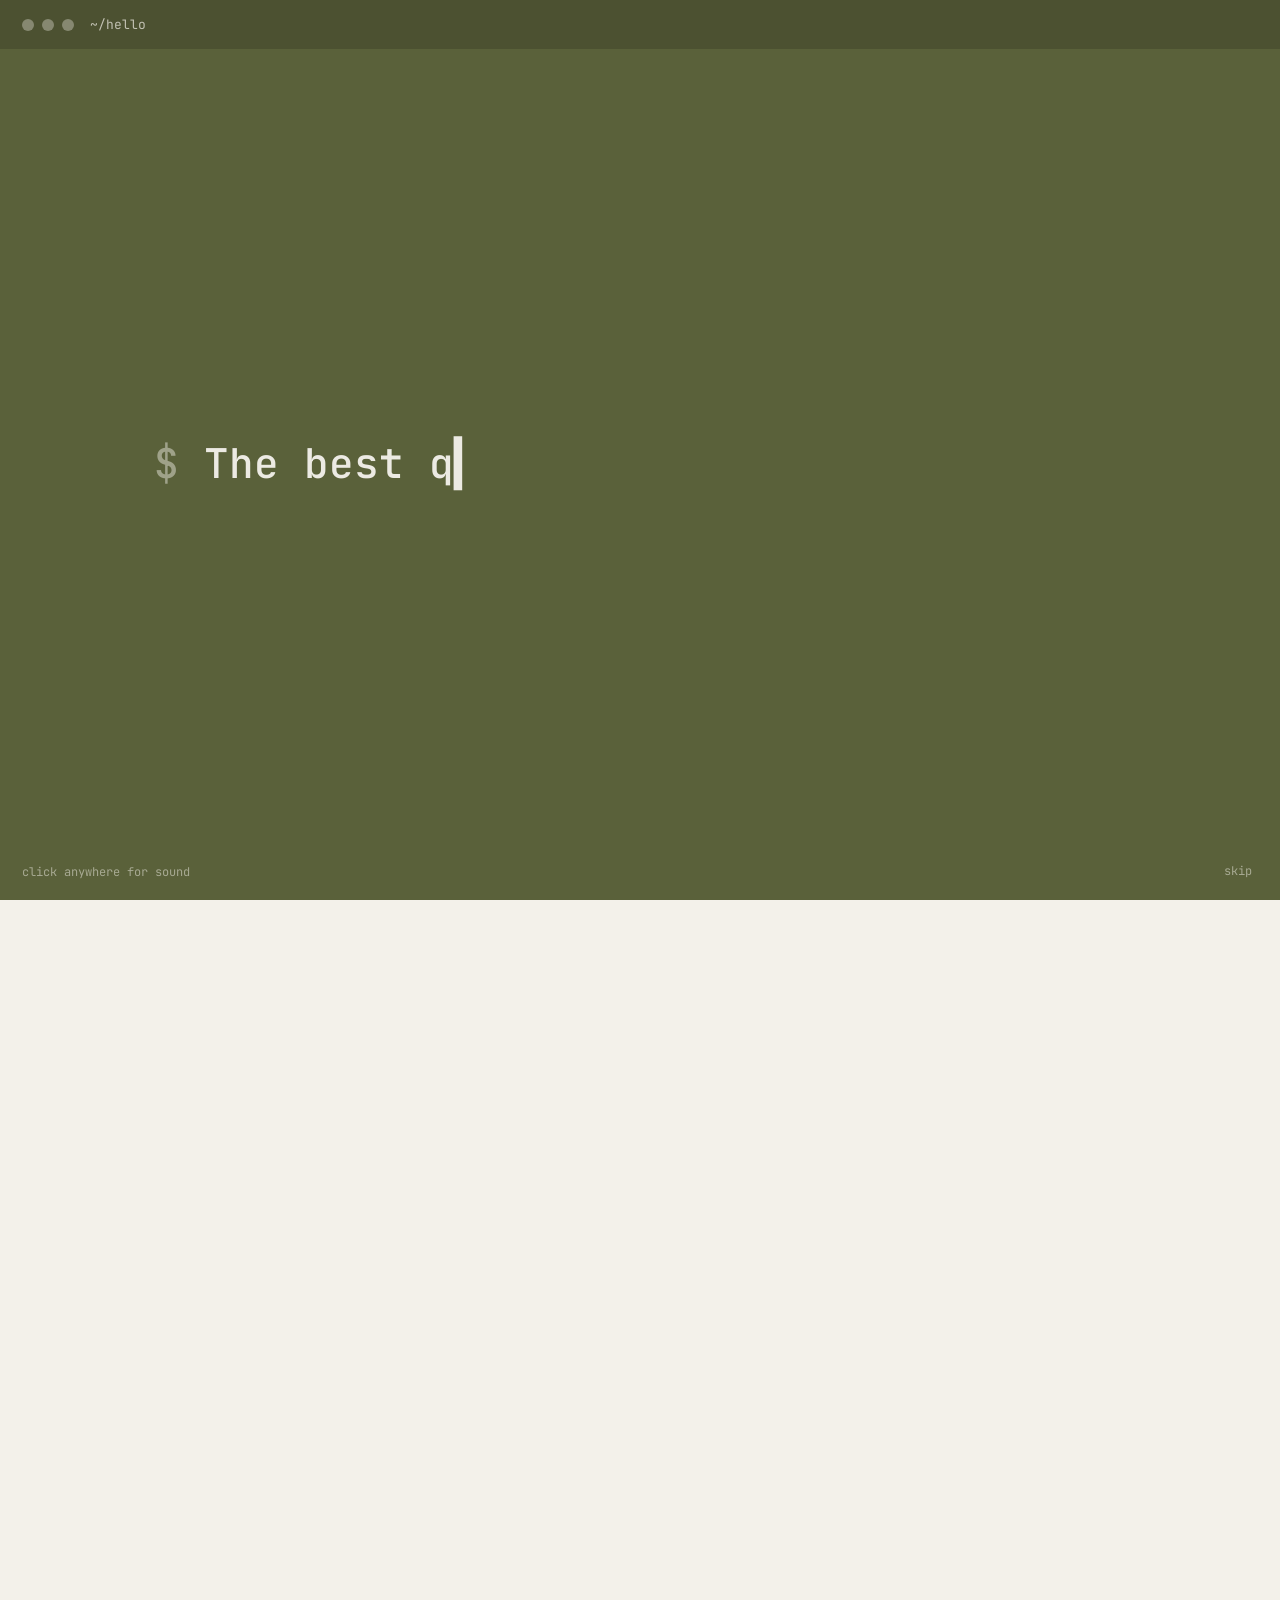
<file: index.html>
<!doctype html>
<html lang="en">
<head>
<meta charset="utf-8" />
<meta name="viewport" content="width=device-width, initial-scale=1" />
<title>Samahith</title>
<meta name="description" content="Samahith: biology, hardware, software. I like to learn new things." />
<meta property="og:type" content="website" />
<meta property="og:url" content="https://samahith.me/" />
<meta property="og:title" content="Samahith" />
<meta property="og:description" content="Samahith: biology, hardware, software. I like to learn new things." />
<meta property="og:image" content="https://samahith.me/assets/og.png" />
<meta property="og:image:width" content="1200" />
<meta property="og:image:height" content="630" />
<meta name="twitter:card" content="summary_large_image" />
<meta name="twitter:image" content="https://samahith.me/assets/og.png" />
<link rel="icon" href="data:image/svg+xml,%3Csvg xmlns='http://www.w3.org/2000/svg' viewBox='0 0 32 32'%3E%3Crect width='32' height='32' rx='7' fill='%235a613a'/%3E%3Ctext x='16' y='22' text-anchor='middle' font-family='monospace' font-size='16' fill='%23f3f1ea'%3E@%3C/text%3E%3C/svg%3E" />
<link rel="preconnect" href="https://fonts.googleapis.com" />
<link rel="preconnect" href="https://fonts.gstatic.com" crossorigin />
<link href="https://fonts.googleapis.com/css2?family=Anybody:wdth,wght@50..150,300..900&family=JetBrains+Mono:wght@400;500&family=Happy+Monkey&display=swap" rel="stylesheet" />
<link rel="stylesheet" href="css/site.css?v=77" />
<script>try{if(!sessionStorage.getItem("introSeen")||location.search.includes("intro"))document.documentElement.classList.add("intro-on")}catch(e){}</script>
</head>
<body>

<nav class="nav mono">
  <a href="#top" class="nav-home">samahith</a>
  <span class="nav-links">
    <a href="bio/" data-c="bio"><i></i>bio</a>
    <a href="hardware/" data-c="hw"><i></i>hardware</a>
    <a href="software/" data-c="sw"><i></i>software</a>
  </span>
</nav>

<div class="mn" id="mn">
  <button class="mn-btn" id="mn-btn" type="button" aria-label="Menu" aria-expanded="false" aria-controls="mn-list"><i></i><i></i><i></i></button>
  <ul class="mn-list" id="mn-list" hidden>
    <li><button type="button" data-p="changelog">Changelog</button></li>
    <li><button type="button" data-p="advice">Advice</button></li>
    <li><button type="button" data-p="important">Important</button></li>
    <li><button type="button" data-p="outlets">Intellectual outlets</button></li>
  </ul>
</div>
<!-- ───────────────────────────── home ───────────────────────────── -->
<header id="top" class="hero">
  <div class="hero-text">
    <div class="polaroids" aria-label="Photos">
      <figure class="pol p1"><img src="assets/polaroids/1.jpg?v=2" alt="" onerror="this.remove()" /></figure>
      <figure class="pol p2"><img src="assets/polaroids/2.jpg?v=2" alt="" onerror="this.remove()" /></figure>
      <figure class="pol p3"><img src="assets/polaroids/3.jpg?v=2" alt="" onerror="this.remove()" /></figure>
      <figure class="pol p4"><img src="assets/polaroids/4.jpg?v=2" alt="" onerror="this.remove()" /></figure>
      <figure class="pol p5"><img src="assets/polaroids/5.jpg?v=2" alt="" onerror="this.remove()" /></figure>
    </div>
    <p class="kicker mono">hi, i'm</p>
    <h1 id="name" aria-label="Samahith"><span class="line" data-word="Samahith">Samahith</span><svg class="swash" viewBox="0 0 600 60" preserveAspectRatio="none" aria-hidden="true"><path d="M6 38 C 90 18, 170 52, 250 34 S 400 16, 470 30 S 560 44, 594 22" /></svg><svg class="spark" viewBox="0 0 40 40" aria-hidden="true"><path d="M20 2 L22 17 L38 20 L22 23 L20 38 L18 23 L2 20 L18 17 Z" /></svg></h1>
    <p class="about"><b>I like to learn new things and build.</b></p>
    <p class="desc">Seattle/SF. ece @ uw. hmu if ur doing anything random or crazy. usually working out at the IMA, reading, or on some random side quest. <a class="mail" href="mailto:samahith@uw.edu">samahith@uw.edu</a></p>
    <p class="now"><span class="k mono">building:</span> <b>propel</b>, a marketing and finance workspace for small technical teams</p>
    <p class="demos"><span class="k mono">propel demos:</span> <a href="https://youtu.be/bILMYOQRC60" target="_blank" rel="noopener">demo 1 <span aria-hidden="true">↗</span></a> <span class="dot" aria-hidden="true">·</span> <a href="https://youtu.be/j19DnUUM4wg" target="_blank" rel="noopener">demo 2 <span aria-hidden="true">↗</span></a></p>
    <p class="since"><span class="k mono">new features not in demo:</span> Grok bot and Hermes agent dashboard, Slack Importer, and Propel MCP</p>
    <div class="links">
      <a class="pill" href="https://github.com/MowkE" target="_blank" rel="noopener"><svg viewBox="0 0 16 16" aria-hidden="true"><path fill="currentColor" d="M8 0C3.58 0 0 3.58 0 8c0 3.54 2.29 6.53 5.47 7.59.4.07.55-.17.55-.38 0-.19-.01-.82-.01-1.49-2.01.37-2.53-.49-2.69-.94-.09-.23-.48-.94-.82-1.13-.28-.15-.68-.52-.01-.53.63-.01 1.08.58 1.23.82.72 1.21 1.87.87 2.33.66.07-.52.28-.87.51-1.07-1.78-.2-3.64-.89-3.64-3.95 0-.87.31-1.59.82-2.15-.08-.2-.36-1.02.08-2.12 0 0 .67-.21 2.2.82.64-.18 1.32-.27 2-.27.68 0 1.36.09 2 .27 1.53-1.04 2.2-.82 2.2-.82.44 1.1.16 1.92.08 2.12.51.56.82 1.27.82 2.15 0 3.07-1.87 3.75-3.65 3.95.29.25.54.73.54 1.48 0 1.07-.01 1.93-.01 2.2 0 .21.15.46.55.38A8.013 8.013 0 0016 8c0-4.42-3.58-8-8-8z"/></svg>github</a>
      <a class="pill" id="linkedin" href="https://www.linkedin.com/in/samahith-thellakal-50a3a5290/" target="_blank" rel="noopener"><svg viewBox="0 0 16 16" aria-hidden="true"><path fill="currentColor" d="M0 1.15C0 .52.52 0 1.15 0h13.7C15.48 0 16 .52 16 1.15v13.7c0 .63-.52 1.15-1.15 1.15H1.15C.52 16 0 15.48 0 14.85V1.15zm4.94 12.24V6.17H2.54v7.22h2.4zM3.74 5.18c.84 0 1.36-.55 1.36-1.25-.02-.71-.52-1.25-1.34-1.25-.82 0-1.36.54-1.36 1.25 0 .7.52 1.25 1.33 1.25h.01zm4.91 8.21V9.36c0-.22.02-.43.08-.59.17-.43.57-.88 1.23-.88.87 0 1.21.66 1.21 1.63v3.87h2.4V9.25c0-2.22-1.18-3.25-2.76-3.25-1.28 0-1.84.7-2.16 1.2v.03h-.02l.02-.03V6.17h-2.4c.03.68 0 7.22 0 7.22h2.4z"/></svg>linkedin</a>
      <a class="pill" href="https://www.instagram.com/moke.o_o/" target="_blank" rel="noopener"><svg viewBox="0 0 16 16" aria-hidden="true"><rect x="1.5" y="1.5" width="13" height="13" rx="3.8" fill="none" stroke="currentColor" stroke-width="1.5"/><circle cx="8" cy="8" r="3" fill="none" stroke="currentColor" stroke-width="1.5"/><circle cx="11.9" cy="4.1" r="0.9" fill="currentColor"/></svg>instagram</a>
      <a class="pill resume" href="assets/samahith-resume.pdf" target="_blank" rel="noopener"><svg viewBox="0 0 16 16" aria-hidden="true"><path fill="none" stroke="currentColor" stroke-width="1.5" d="M4 1.5h5.5L13 5v9.5H4z M9.5 1.5V5H13 M6.5 8.5h4 M6.5 11h4"/></svg>resume</a>
    </div>
    <button class="sq-open" id="sq-open" type="button" aria-haspopup="dialog"><span>sidequest recs</span><b>pin one here →</b></button>
  </div>

  <div class="term" id="term">
    <div class="term-bar mono"><i></i><i></i><i></i><span>~/snoopy.gif</span></div>
    <img src="assets/snoopy.gif" alt="ASCII art Snoopy dancing" width="832" height="735" />
    <div class="term-foot mono"><span>$ my brain is shifting</span><span class="term-hint">click for a quote</span><span class="caret">▍</span></div>
  </div>

  <p class="doors-note" aria-hidden="true"><span>Pick one to see my full resume and projects in each field, then scroll down to the simulations</span><svg viewBox="0 0 120 60"><path d="M6 10 C 40 6, 78 14, 96 44" /><path d="M84 40 L97 47 L99 32" /></svg></p>
  <div class="doors">
    <div class="door" data-c="bio"><span class="mono">01</span><b><a class="door-link" href="bio/">bio</a></b><ul class="wins"><li><a class="wl" href="https://www.sciencedirect.com/science/article/abs/pii/S0960894X25000721" target="_blank" rel="noopener">Publication</a> (IF 2.2)</li><li>Incoming publication, <i>Nature BME</i> (IF 26.3)</li><li><a class="wl" href="https://acs.digitellinc.com/p/s/discovery-synthesis-and-optimization-of-5-phenylisoxazole-based-covalent-inhibitors-targeting-g12c-mutant-kras-for-the-treatment-of-cancer-poster-board-607-606815" target="_blank" rel="noopener">3 conferences</a>: ACS, WCBSURC, SCCUR</li></ul><p class="door-cta">Click to see my resume <span aria-hidden="true">→</span></p></div>
    <div class="door" data-c="hw"><span class="mono">02</span><b><a class="door-link" href="hardware/">hardware</a></b><ul class="wins"><li><a class="wl" href="https://www.thebluealliance.com/team/9470" target="_blank" rel="noopener">FRC Einstein appearance</a> (5th in the world)</li><li><a class="wl" href="https://www.thebluealliance.com/team/9470" target="_blank" rel="noopener">Archimedes, SVDE and HMBDE winners</a> · NorCal DCMP finalist</li><li>Worked @ Founders Inc. startups</li></ul><p class="door-cta">Click to see my resume <span aria-hidden="true">→</span></p></div>
    <div class="door" data-c="sw"><span class="mono">03</span><b><a class="door-link" href="software/">software</a></b><ul class="wins"><li class="wins-note">Not many wins yet. That's gonna change soon tho.</li><li>Won DubHacks 2026 with Octaby, an assistive haptic wristband</li><li>YC 10% email · YC Startup School · a16z Speedrun Alpha interview</li><li>Worked @ 2 YC companies</li><li>Fun side projects and research</li></ul><p class="door-cta">Click to see my resume <span aria-hidden="true">→</span></p></div>
  </div>
</header>

<section class="also" aria-label="Also">
  <h2>Also</h2>
  <div class="also-grid">
    <div>
      <p class="also-k mono">service &amp; teaching</p>
      <ul>
        <li><b>Friends of Children with Special Needs</b> · Tutored classes with interactive methods and helped run a play, a musical and an advocacy fair. Grades 10–11.</li>
        <li><b>SpiritedPlayLabs</b> · Designed and set up monthly sensory playgrounds and tutored weekly through play. Grade 9.</li>
        <li><b>American Cancer Society club</b> · Cofounded the school chapter: monthly cancer-awareness posters and fundraisers with NHS and Oh Chai for a DIPG charity. Grades 11–12.</li>
        <li><b>Red Cross Club</b> · Outreach officer: blood drives, first-aid lessons and interschool events, 15 in all. Grades 9–10.</li>
      </ul>
    </div>
    <div>
      <p class="also-k mono">conferences &amp; stuff</p>
      <ul>
        <li><b>Published in <em>Bioorganic &amp; Medicinal Chemistry Letters</em></b> · coauthor, C-19 andrographolide analogs in colon and breast cancer cells (2025)</li>
        <li><b>Y Combinator Startup School 2026</b></li>
        <li><b>American Chemical Society Fall 2024</b> · poster on KRAS G12C inhibitors</li>
        <li><b>WCBSURC 2023</b> · presented at the West Coast Biological Sciences Undergraduate Research Conference</li>
        <li><b>Presidential Volunteer Service Award, Gold</b> · twice, for FCSN service in grades 10 and 11</li>
        <li><b>AP Scholar with Distinction</b></li>
        <li><b>National Honor Society</b> · member</li>
      </ul>
    </div>
  </div>
</section>
<section class="capsule" id="capsule" aria-label="Time capsule">
  <div class="cap-card">
    <svg class="cap-env" viewBox="0 0 160 110" aria-hidden="true"><rect x="4" y="8" width="152" height="98" rx="6" /><path d="M6 12 L80 64 L154 12" /><circle class="cap-seal" cx="80" cy="62" r="15" /><text x="80" y="67" text-anchor="middle">S</text></svg>
    <div class="cap-copy">
      <p class="cap-k mono">time capsule <span>·</span> sealed Oct 4, 2026</p>
      <h2>A letter to future me</h2>
      <p class="cap-count mono" aria-live="off"><span><b data-u="d">0</b>days</span><span><b data-u="h">00</b>hrs</span><span><b data-u="m">00</b>min</span><span><b data-u="s">00</b>sec</span></p>
      <p class="cap-foot mono">opens Oct 4, 2029. no peeking.</p>
    </div>
  </div>
</section>


<div class="sq" id="sq" hidden role="dialog" aria-modal="true" aria-labelledby="sq-h">
  <div class="sq-panel">
    <button class="sq-close" type="button" aria-label="Close sidequest recs">✕</button>
    <form class="sq-form" autocomplete="off">
      <label class="sq-field"><h2 id="sq-h">what sidequest shld we do yo</h2><textarea name="note" maxlength="280" rows="3" required></textarea></label>
      <input class="sq-hp" name="website" tabindex="-1" aria-hidden="true" />
      <div class="sq-row"><p class="sq-status" aria-live="polite"></p><button class="pill resume" type="submit">Pin it</button></div>
    </form>
    <div class="sq-board" aria-label="Sidequest recs"></div>
  </div>
</div>
<div class="sq mp" id="mp" hidden role="dialog" aria-modal="true" aria-labelledby="mp-h">
  <div class="sq-panel">
    <button class="sq-close" type="button" aria-label="Close">✕</button>
    <section data-p="changelog" hidden><h2>Changelog</h2><ol class="cl"><li><span class="cl-v mono">v0.0</span><p>spawned in</p></li><li class="cl-gap"><p>ill fill in everything in between later</p></li><li><span class="cl-v mono">vNOW</span><p>at UW mixing cool fields</p></li></ol></section>
    <section data-p="advice" hidden><h2>Advice</h2><p class="mp-end">still too immature lol, still finding myself and philosophy</p></section>
    <section data-p="important" hidden><h2>Important</h2><p class="mp-q"><b>List five things that are important to you.</b></p><ol class="mp-ol"><li>Sonder</li><li>Leg press</li><li>Pipette tips</li><li>Mom</li><li>Airpods</li><li>Risk-Theory</li></ol></section>
    <section data-p="outlets" hidden><h2>Intellectual outlets</h2><p class="mp-q"><b>List a selection of texts, resources, and outlets that have contributed to your intellectual development outside of academic courses, including but not limited to books, journals, websites, podcasts, essays, plays, presentations, videos, museums, and other content that you enjoy. [/100]</b></p><p class="mp-k mono">Books:</p><p class="mp-v">Dictionary of Obscure Sorrows, Consider the Lobster, Bhagavad Gita, White Nights, A Report to an Academy, Thinking Fast and Slow, The Myth of Sisyphus, The Death of the Author</p><p class="mp-k mono">Textbooks:</p><p class="mp-v">Janeway&#39;s Immunobiology, Photon to Neuron, Lehninger Principles of Biochemistry, Fundamentals of Neuroscience</p><p class="mp-k mono">Content/Shows/Podcasts:</p><p class="mp-v">One Piece, Vinland Saga, Neon Genesis Evangelion, Shawn Grows, MicrobeTV, This Week in Virology (TWIV), Oversimplified</p><p class="mp-k mono">Concepts:</p><p class="mp-v">Mono No Aware, Miyabi, Wabi-Sabi, Absurdism, Sonder, Freedom</p><p class="mp-k mono">Discord Servers:</p><p class="mp-v">Meditation Mind, Biocord, Psych Den, Sisyphus55, Blender Community</p><p class="mp-end">People who introduce me to new ways of thinking and seeing change my life.</p><p class="mp-act"><a class="mp-btn" href="personal-statement/">Personal statement <span aria-hidden="true">→</span></a></p></section>
  </div>
</div>
<script src="js/intro.js?v=13"></script>
<script src="js/woodstock.js?v=14"></script>
<script src="js/capsule.js?v=1"></script>
<script src="js/sidequests.js?v=6"></script>
<script src="js/menu.js?v=3"></script>
<script type="module" src="js/site.js?v=7"></script>
</body>
</html>
</file>
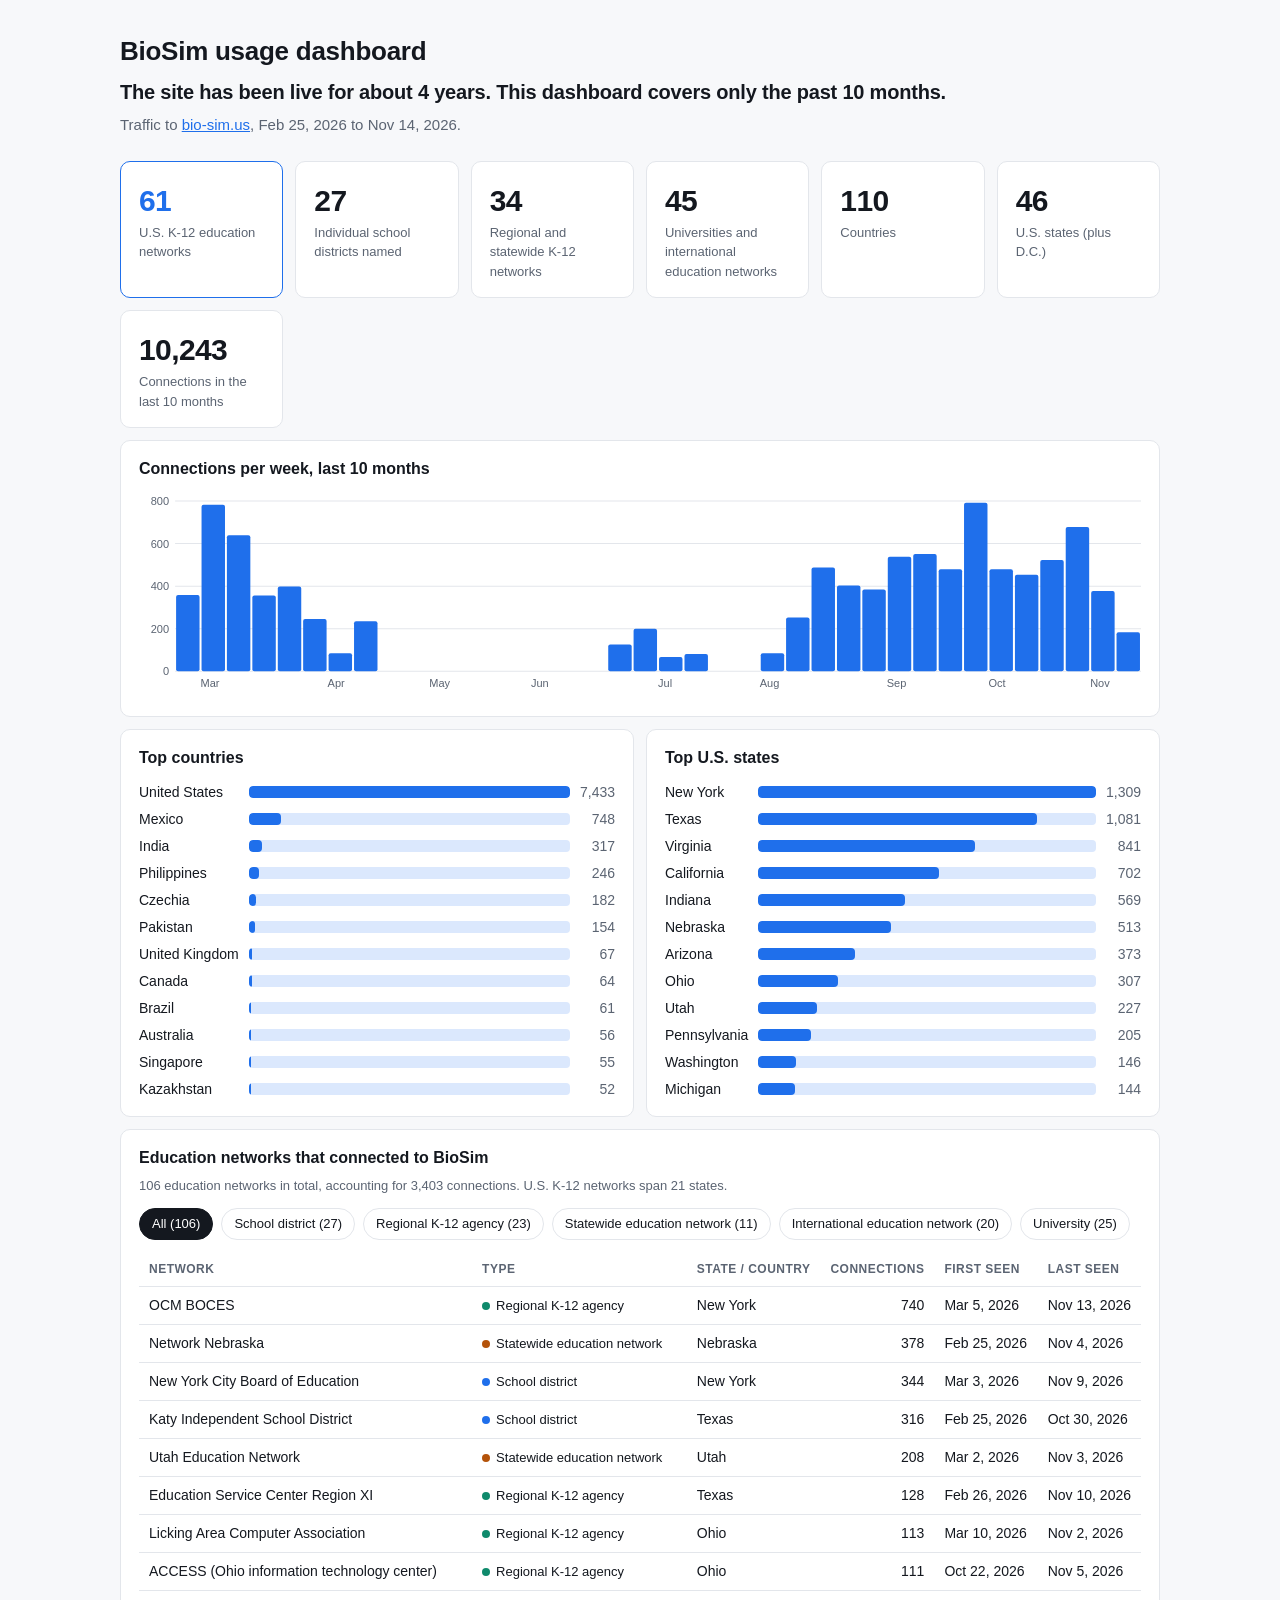
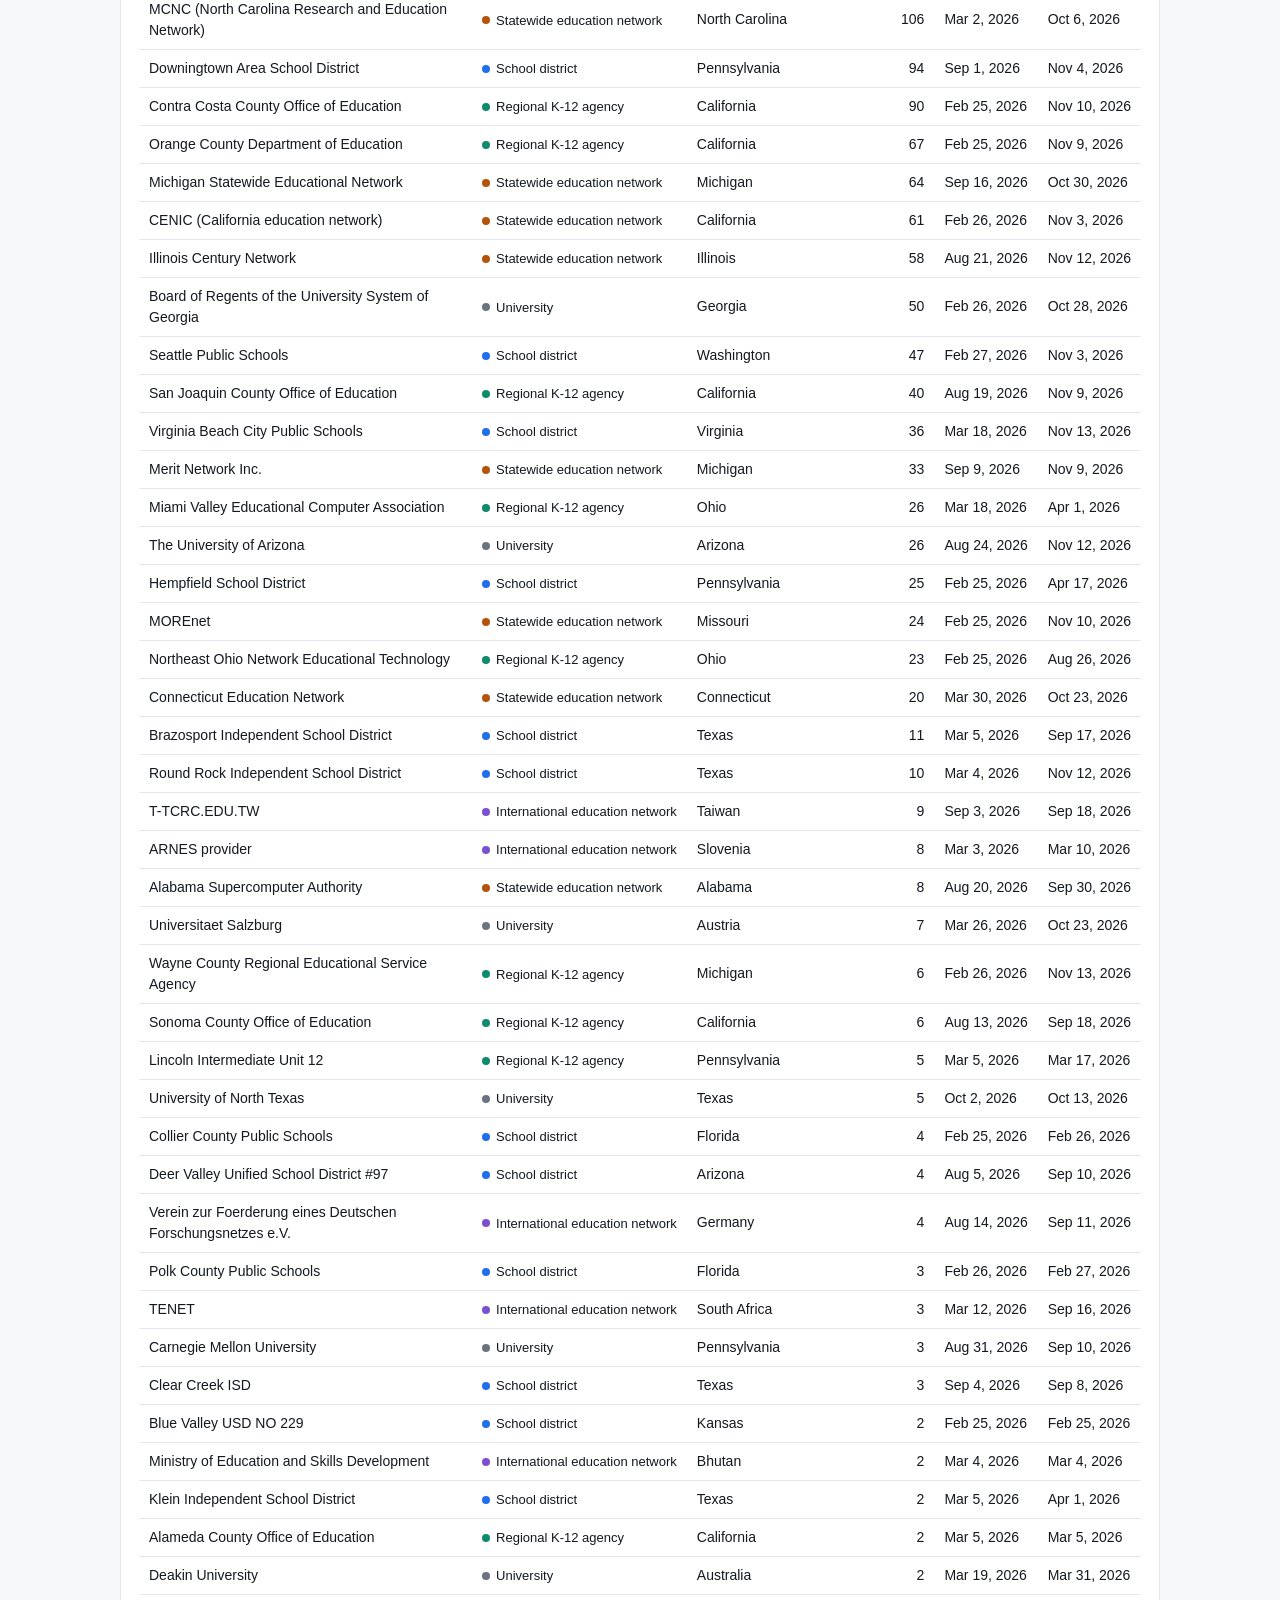
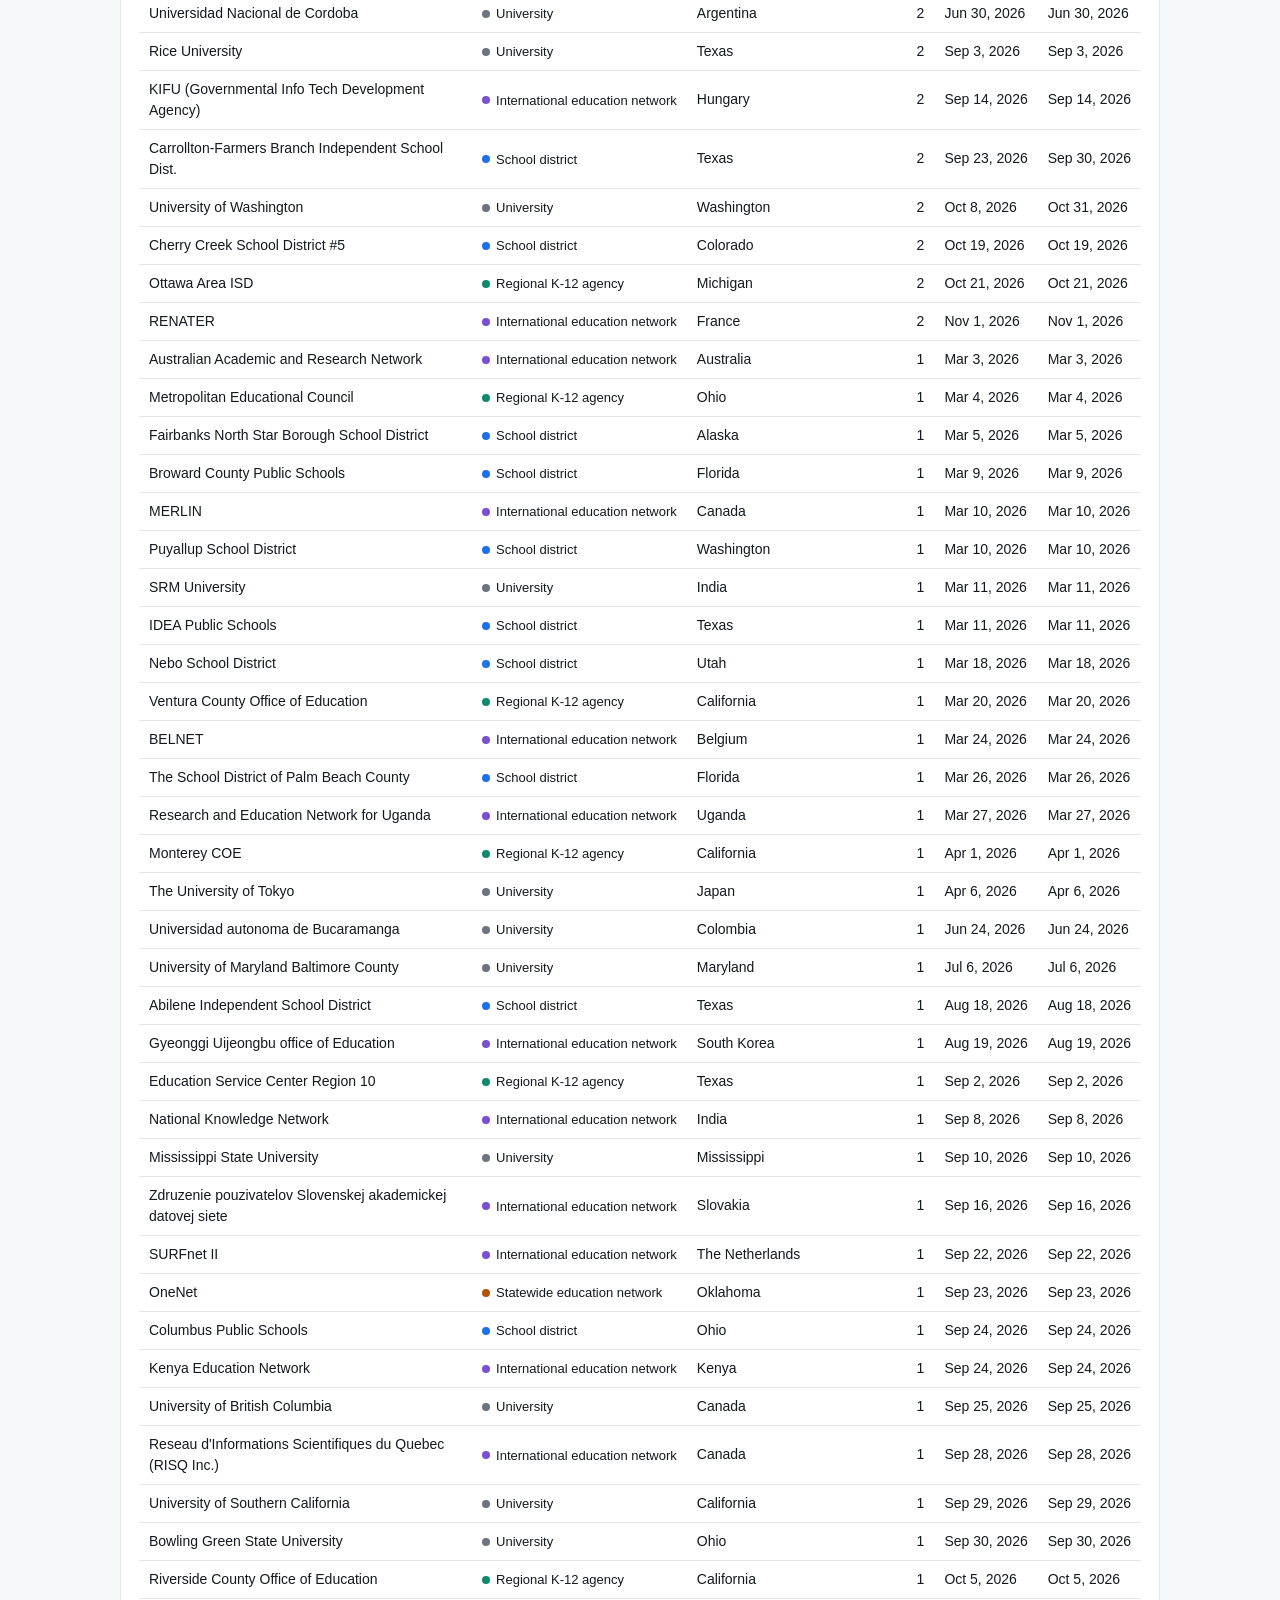
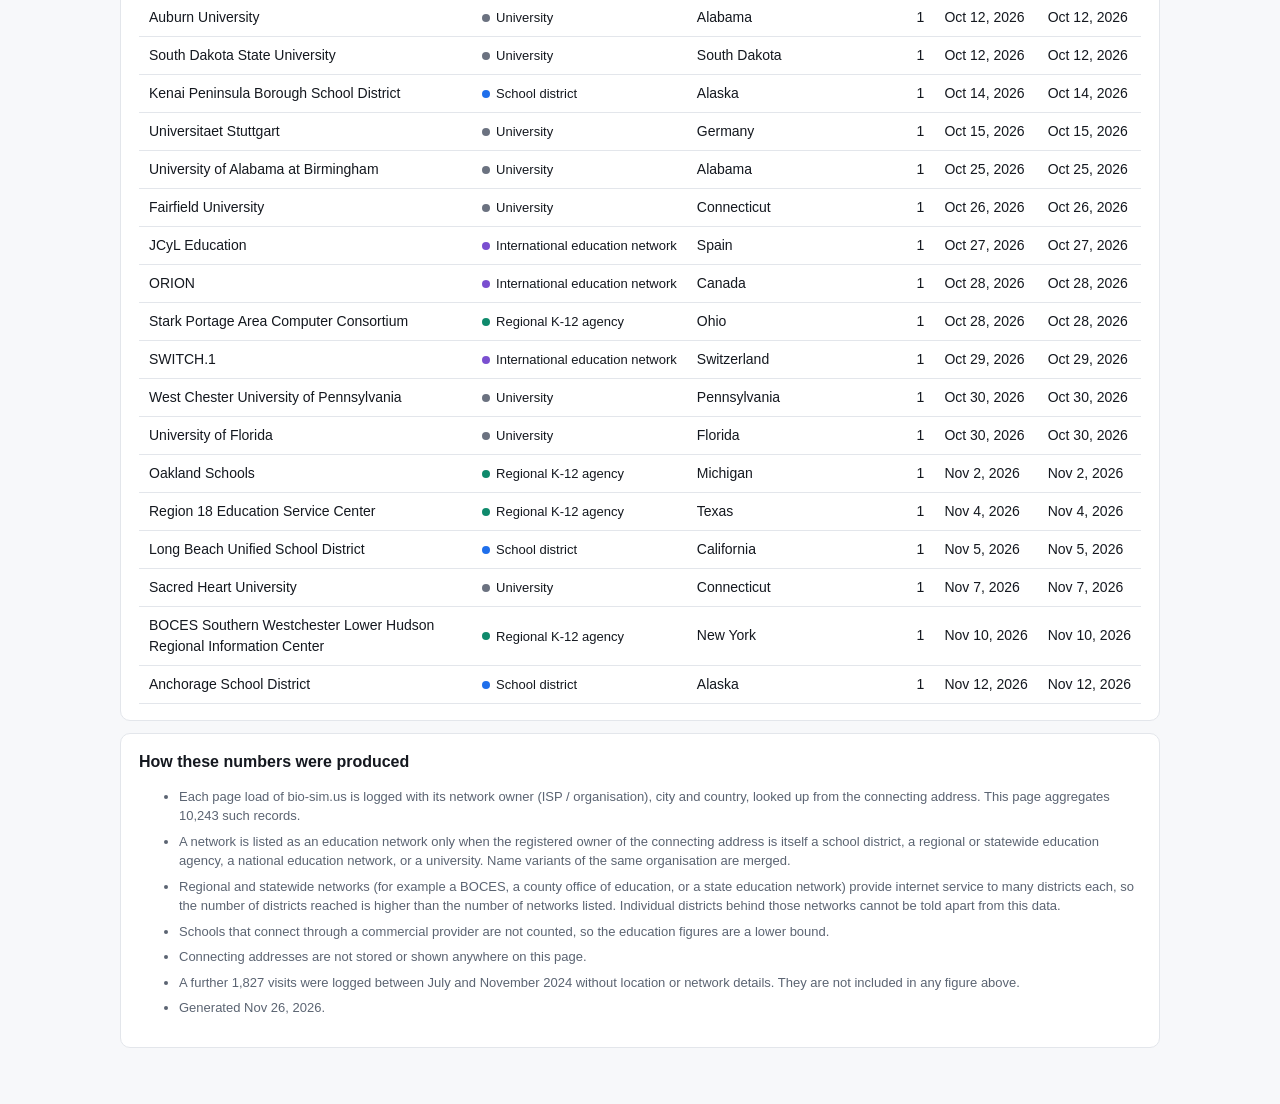
<file: biosim/index.html>
<!DOCTYPE html>
<html lang="en">
<head>
<meta charset="utf-8">
<meta name="viewport" content="width=device-width, initial-scale=1">
<title>BioSim usage dashboard</title>
<style>
  :root {
    --bg: #f7f8fa; --card: #ffffff; --ink: #14181f; --muted: #5b6472; --line: #e3e6eb;
    --accent: #1f6feb; --accent-soft: #dbe8fd;
    --district: #1f6feb; --regional: #0f8a6c; --state: #b4530a; --intl: #7a4fd0; --uni: #6b7280;
  }
  @media (prefers-color-scheme: dark) {
    :root {
      --bg: #0f1218; --card: #181c24; --ink: #e9ecf1; --muted: #9aa3b2; --line: #2a303b;
      --accent: #6aa5ff; --accent-soft: #1d2c47;
      --district: #6aa5ff; --regional: #46c9a6; --state: #f0a35e; --intl: #b39bf2; --uni: #9aa3b2;
    }
  }
  * { box-sizing: border-box; }
  body { margin: 0; background: var(--bg); color: var(--ink);
    font: 15px/1.5 -apple-system, BlinkMacSystemFont, "Segoe UI", Roboto, Helvetica, Arial, sans-serif; }
  main { max-width: 1080px; margin: 0 auto; padding: 32px 20px 56px; }
  h1 { font-size: 26px; margin: 0 0 4px; letter-spacing: -0.01em; }
  h2 { font-size: 16px; margin: 0 0 12px; }
  .lead { font-size: 20px; font-weight: 700; line-height: 1.35; margin: 8px 0 8px; letter-spacing: -0.01em; }
  .sub { color: var(--muted); margin: 0 0 24px; }
  .sub a { color: var(--accent); }
  .grid { display: grid; gap: 12px; }
  .kpis { grid-template-columns: repeat(auto-fit, minmax(160px, 1fr)); margin-bottom: 12px; }
  .two { grid-template-columns: repeat(auto-fit, minmax(320px, 1fr)); margin-bottom: 12px; }
  .card { background: var(--card); border: 1px solid var(--line); border-radius: 10px; padding: 16px 18px; }
  .kpi .v { font-size: 30px; font-weight: 650; letter-spacing: -0.02em; font-variant-numeric: tabular-nums; }
  .kpi .l { color: var(--muted); font-size: 13px; }
  .kpi.hl { border-color: var(--accent); }
  .kpi.hl .v { color: var(--accent); }
  .bars { display: grid; grid-template-columns: max-content 1fr max-content; gap: 6px 10px; align-items: center; font-size: 14px; }
  .bars .track { background: var(--accent-soft); border-radius: 4px; height: 12px; overflow: hidden; }
  .bars .fill { background: var(--accent); height: 100%; border-radius: 4px; }
  .bars .num { font-variant-numeric: tabular-nums; color: var(--muted); text-align: right; }
  svg text { fill: var(--muted); font-size: 11px; }
  .chips { display: flex; flex-wrap: wrap; gap: 8px; margin-bottom: 12px; }
  .chip { border: 1px solid var(--line); background: transparent; color: var(--ink); border-radius: 999px;
    padding: 5px 12px; font: inherit; font-size: 13px; cursor: pointer; }
  .chip[aria-pressed="true"] { background: var(--ink); color: var(--card); border-color: var(--ink); }
  .tablewrap { overflow-x: auto; }
  table { width: 100%; border-collapse: collapse; font-size: 14px; }
  th, td { text-align: left; padding: 8px 10px; border-bottom: 1px solid var(--line); white-space: nowrap; }
  td.name { white-space: normal; min-width: 240px; }
  th { color: var(--muted); font-weight: 600; font-size: 12px; text-transform: uppercase; letter-spacing: 0.04em; }
  td.r, th.r { text-align: right; font-variant-numeric: tabular-nums; }
  .tag { display: inline-flex; align-items: center; gap: 6px; font-size: 13px; }
  .dot { width: 8px; height: 8px; border-radius: 50%; display: inline-block; }
  .note { color: var(--muted); font-size: 13px; }
  .note li { margin-bottom: 6px; }
</style>
</head>
<body>
<main>
  <h1>BioSim usage dashboard</h1>
  <p class="lead">The site has been live for about 4 years. This dashboard covers only the past 10 months.</p>
  <p class="sub" id="sub"></p>

  <div class="grid kpis" id="kpis"></div>

  <div class="card" style="margin-bottom:12px">
    <h2>Connections per week, last 10 months</h2>
    <div id="weekly"></div>
  </div>

  <div class="grid two">
    <div class="card"><h2>Top countries</h2><div class="bars" id="countries"></div></div>
    <div class="card"><h2>Top U.S. states</h2><div class="bars" id="states"></div></div>
  </div>

  <div class="card" style="margin-bottom:12px">
    <h2>Education networks that connected to BioSim</h2>
    <p class="note" id="edusum" style="margin-top:-6px"></p>
    <div class="chips" id="chips"></div>
    <div class="tablewrap"><table>
      <thead><tr><th>Network</th><th>Type</th><th>State / country</th>
        <th class="r">Connections</th><th>First seen</th><th>Last seen</th></tr></thead>
      <tbody id="rows"></tbody>
    </table></div>
  </div>

  <div class="card">
    <h2>How these numbers were produced</h2>
    <ul class="note" id="method"></ul>
  </div>
</main>

<script>
const D = {"generated": "2026-11-26", "first": "2026-02-25", "last": "2026-11-14", "connections": 10243, "countries": 110, "states": 46, "legacy": 1827, "k12": 61, "byType": {"district": 27, "regional": 23, "state": 11, "intl": 20, "uni": 25}, "eduTotal": 106, "eduConnections": 3403, "eduStates": 21, "topCountries": [{"name": "United States", "n": 7433}, {"name": "Mexico", "n": 748}, {"name": "India", "n": 317}, {"name": "Philippines", "n": 246}, {"name": "Czechia", "n": 182}, {"name": "Pakistan", "n": 154}, {"name": "United Kingdom", "n": 67}, {"name": "Canada", "n": 64}, {"name": "Brazil", "n": 61}, {"name": "Australia", "n": 56}, {"name": "Singapore", "n": 55}, {"name": "Kazakhstan", "n": 52}], "topStates": [{"name": "New York", "n": 1309}, {"name": "Texas", "n": 1081}, {"name": "Virginia", "n": 841}, {"name": "California", "n": 702}, {"name": "Indiana", "n": 569}, {"name": "Nebraska", "n": 513}, {"name": "Arizona", "n": 373}, {"name": "Ohio", "n": 307}, {"name": "Utah", "n": 227}, {"name": "Pennsylvania", "n": 205}, {"name": "Washington", "n": 146}, {"name": "Michigan", "n": 144}], "weekly": [{"week": "2026-02-23", "n": 358}, {"week": "2026-03-02", "n": 782}, {"week": "2026-03-09", "n": 639}, {"week": "2026-03-16", "n": 356}, {"week": "2026-03-23", "n": 398}, {"week": "2026-03-30", "n": 246}, {"week": "2026-04-06", "n": 85}, {"week": "2026-04-13", "n": 235}, {"week": "2026-04-20", "n": 0}, {"week": "2026-04-27", "n": 0}, {"week": "2026-05-04", "n": 0}, {"week": "2026-05-11", "n": 0}, {"week": "2026-05-18", "n": 0}, {"week": "2026-05-25", "n": 0}, {"week": "2026-06-01", "n": 0}, {"week": "2026-06-08", "n": 0}, {"week": "2026-06-15", "n": 0}, {"week": "2026-06-22", "n": 126}, {"week": "2026-06-29", "n": 200}, {"week": "2026-07-06", "n": 67}, {"week": "2026-07-13", "n": 81}, {"week": "2026-07-20", "n": 0}, {"week": "2026-07-27", "n": 0}, {"week": "2026-08-03", "n": 85}, {"week": "2026-08-10", "n": 253}, {"week": "2026-08-17", "n": 488}, {"week": "2026-08-24", "n": 404}, {"week": "2026-08-31", "n": 384}, {"week": "2026-09-07", "n": 538}, {"week": "2026-09-14", "n": 551}, {"week": "2026-09-21", "n": 479}, {"week": "2026-09-28", "n": 792}, {"week": "2026-10-05", "n": 479}, {"week": "2026-10-12", "n": 454}, {"week": "2026-10-19", "n": 523}, {"week": "2026-10-26", "n": 678}, {"week": "2026-11-02", "n": 378}, {"week": "2026-11-09", "n": 184}], "networks": [{"name": "OCM BOCES", "type": "regional", "n": 740, "where": "New York", "first": "2026-03-05", "last": "2026-11-13"}, {"name": "Network Nebraska", "type": "state", "n": 378, "where": "Nebraska", "first": "2026-02-25", "last": "2026-11-04"}, {"name": "New York City Board of Education", "type": "district", "n": 344, "where": "New York", "first": "2026-03-03", "last": "2026-11-09"}, {"name": "Katy Independent School District", "type": "district", "n": 316, "where": "Texas", "first": "2026-02-25", "last": "2026-10-30"}, {"name": "Utah Education Network", "type": "state", "n": 208, "where": "Utah", "first": "2026-03-02", "last": "2026-11-03"}, {"name": "Education Service Center Region XI", "type": "regional", "n": 128, "where": "Texas", "first": "2026-02-26", "last": "2026-11-10"}, {"name": "Licking Area Computer Association", "type": "regional", "n": 113, "where": "Ohio", "first": "2026-03-10", "last": "2026-11-02"}, {"name": "ACCESS (Ohio information technology center)", "type": "regional", "n": 111, "where": "Ohio", "first": "2026-10-22", "last": "2026-11-05"}, {"name": "MCNC (North Carolina Research and Education Network)", "type": "state", "n": 106, "where": "North Carolina", "first": "2026-03-02", "last": "2026-10-06"}, {"name": "Downingtown Area School District", "type": "district", "n": 94, "where": "Pennsylvania", "first": "2026-09-01", "last": "2026-11-04"}, {"name": "Contra Costa County Office of Education", "type": "regional", "n": 90, "where": "California", "first": "2026-02-25", "last": "2026-11-10"}, {"name": "Orange County Department of Education", "type": "regional", "n": 67, "where": "California", "first": "2026-02-25", "last": "2026-11-09"}, {"name": "Michigan Statewide Educational Network", "type": "state", "n": 64, "where": "Michigan", "first": "2026-09-16", "last": "2026-10-30"}, {"name": "CENIC (California education network)", "type": "state", "n": 61, "where": "California", "first": "2026-02-26", "last": "2026-11-03"}, {"name": "Illinois Century Network", "type": "state", "n": 58, "where": "Illinois", "first": "2026-08-21", "last": "2026-11-12"}, {"name": "Board of Regents of the University System of Georgia", "type": "uni", "n": 50, "where": "Georgia", "first": "2026-02-26", "last": "2026-10-28"}, {"name": "Seattle Public Schools", "type": "district", "n": 47, "where": "Washington", "first": "2026-02-27", "last": "2026-11-03"}, {"name": "San Joaquin County Office of Education", "type": "regional", "n": 40, "where": "California", "first": "2026-08-19", "last": "2026-11-09"}, {"name": "Virginia Beach City Public Schools", "type": "district", "n": 36, "where": "Virginia", "first": "2026-03-18", "last": "2026-11-13"}, {"name": "Merit Network Inc.", "type": "state", "n": 33, "where": "Michigan", "first": "2026-09-09", "last": "2026-11-09"}, {"name": "Miami Valley Educational Computer Association", "type": "regional", "n": 26, "where": "Ohio", "first": "2026-03-18", "last": "2026-04-01"}, {"name": "The University of Arizona", "type": "uni", "n": 26, "where": "Arizona", "first": "2026-08-24", "last": "2026-11-12"}, {"name": "Hempfield School District", "type": "district", "n": 25, "where": "Pennsylvania", "first": "2026-02-25", "last": "2026-04-17"}, {"name": "MOREnet", "type": "state", "n": 24, "where": "Missouri", "first": "2026-02-25", "last": "2026-11-10"}, {"name": "Northeast Ohio Network Educational Technology", "type": "regional", "n": 23, "where": "Ohio", "first": "2026-02-25", "last": "2026-08-26"}, {"name": "Connecticut Education Network", "type": "state", "n": 20, "where": "Connecticut", "first": "2026-03-30", "last": "2026-10-23"}, {"name": "Brazosport Independent School District", "type": "district", "n": 11, "where": "Texas", "first": "2026-03-05", "last": "2026-09-17"}, {"name": "Round Rock Independent School District", "type": "district", "n": 10, "where": "Texas", "first": "2026-03-04", "last": "2026-11-12"}, {"name": "T-TCRC.EDU.TW", "type": "intl", "n": 9, "where": "Taiwan", "first": "2026-09-03", "last": "2026-09-18"}, {"name": "ARNES provider", "type": "intl", "n": 8, "where": "Slovenia", "first": "2026-03-03", "last": "2026-03-10"}, {"name": "Alabama Supercomputer Authority", "type": "state", "n": 8, "where": "Alabama", "first": "2026-08-20", "last": "2026-09-30"}, {"name": "Universitaet Salzburg", "type": "uni", "n": 7, "where": "Austria", "first": "2026-03-26", "last": "2026-10-23"}, {"name": "Wayne County Regional Educational Service Agency", "type": "regional", "n": 6, "where": "Michigan", "first": "2026-02-26", "last": "2026-11-13"}, {"name": "Sonoma County Office of Education", "type": "regional", "n": 6, "where": "California", "first": "2026-08-13", "last": "2026-09-18"}, {"name": "Lincoln Intermediate Unit 12", "type": "regional", "n": 5, "where": "Pennsylvania", "first": "2026-03-05", "last": "2026-03-17"}, {"name": "University of North Texas", "type": "uni", "n": 5, "where": "Texas", "first": "2026-10-02", "last": "2026-10-13"}, {"name": "Collier County Public Schools", "type": "district", "n": 4, "where": "Florida", "first": "2026-02-25", "last": "2026-02-26"}, {"name": "Deer Valley Unified School District #97", "type": "district", "n": 4, "where": "Arizona", "first": "2026-08-05", "last": "2026-09-10"}, {"name": "Verein zur Foerderung eines Deutschen Forschungsnetzes e.V.", "type": "intl", "n": 4, "where": "Germany", "first": "2026-08-14", "last": "2026-09-11"}, {"name": "Polk County Public Schools", "type": "district", "n": 3, "where": "Florida", "first": "2026-02-26", "last": "2026-02-27"}, {"name": "TENET", "type": "intl", "n": 3, "where": "South Africa", "first": "2026-03-12", "last": "2026-09-16"}, {"name": "Carnegie Mellon University", "type": "uni", "n": 3, "where": "Pennsylvania", "first": "2026-08-31", "last": "2026-09-10"}, {"name": "Clear Creek ISD", "type": "district", "n": 3, "where": "Texas", "first": "2026-09-04", "last": "2026-09-08"}, {"name": "Blue Valley USD NO 229", "type": "district", "n": 2, "where": "Kansas", "first": "2026-02-25", "last": "2026-02-25"}, {"name": "Ministry of Education and Skills Development", "type": "intl", "n": 2, "where": "Bhutan", "first": "2026-03-04", "last": "2026-03-04"}, {"name": "Klein Independent School District", "type": "district", "n": 2, "where": "Texas", "first": "2026-03-05", "last": "2026-04-01"}, {"name": "Alameda County Office of Education", "type": "regional", "n": 2, "where": "California", "first": "2026-03-05", "last": "2026-03-05"}, {"name": "Deakin University", "type": "uni", "n": 2, "where": "Australia", "first": "2026-03-19", "last": "2026-03-31"}, {"name": "Universidad Nacional de Cordoba", "type": "uni", "n": 2, "where": "Argentina", "first": "2026-06-30", "last": "2026-06-30"}, {"name": "Rice University", "type": "uni", "n": 2, "where": "Texas", "first": "2026-09-03", "last": "2026-09-03"}, {"name": "KIFU (Governmental Info Tech Development Agency)", "type": "intl", "n": 2, "where": "Hungary", "first": "2026-09-14", "last": "2026-09-14"}, {"name": "Carrollton-Farmers Branch Independent School Dist.", "type": "district", "n": 2, "where": "Texas", "first": "2026-09-23", "last": "2026-09-30"}, {"name": "University of Washington", "type": "uni", "n": 2, "where": "Washington", "first": "2026-10-08", "last": "2026-10-31"}, {"name": "Cherry Creek School District #5", "type": "district", "n": 2, "where": "Colorado", "first": "2026-10-19", "last": "2026-10-19"}, {"name": "Ottawa Area ISD", "type": "regional", "n": 2, "where": "Michigan", "first": "2026-10-21", "last": "2026-10-21"}, {"name": "RENATER", "type": "intl", "n": 2, "where": "France", "first": "2026-11-01", "last": "2026-11-01"}, {"name": "Australian Academic and Research Network", "type": "intl", "n": 1, "where": "Australia", "first": "2026-03-03", "last": "2026-03-03"}, {"name": "Metropolitan Educational Council", "type": "regional", "n": 1, "where": "Ohio", "first": "2026-03-04", "last": "2026-03-04"}, {"name": "Fairbanks North Star Borough School District", "type": "district", "n": 1, "where": "Alaska", "first": "2026-03-05", "last": "2026-03-05"}, {"name": "Broward County Public Schools", "type": "district", "n": 1, "where": "Florida", "first": "2026-03-09", "last": "2026-03-09"}, {"name": "MERLIN", "type": "intl", "n": 1, "where": "Canada", "first": "2026-03-10", "last": "2026-03-10"}, {"name": "Puyallup School District", "type": "district", "n": 1, "where": "Washington", "first": "2026-03-10", "last": "2026-03-10"}, {"name": "SRM University", "type": "uni", "n": 1, "where": "India", "first": "2026-03-11", "last": "2026-03-11"}, {"name": "IDEA Public Schools", "type": "district", "n": 1, "where": "Texas", "first": "2026-03-11", "last": "2026-03-11"}, {"name": "Nebo School District", "type": "district", "n": 1, "where": "Utah", "first": "2026-03-18", "last": "2026-03-18"}, {"name": "Ventura County Office of Education", "type": "regional", "n": 1, "where": "California", "first": "2026-03-20", "last": "2026-03-20"}, {"name": "BELNET", "type": "intl", "n": 1, "where": "Belgium", "first": "2026-03-24", "last": "2026-03-24"}, {"name": "The School District of Palm Beach County", "type": "district", "n": 1, "where": "Florida", "first": "2026-03-26", "last": "2026-03-26"}, {"name": "Research and Education Network for Uganda", "type": "intl", "n": 1, "where": "Uganda", "first": "2026-03-27", "last": "2026-03-27"}, {"name": "Monterey COE", "type": "regional", "n": 1, "where": "California", "first": "2026-04-01", "last": "2026-04-01"}, {"name": "The University of Tokyo", "type": "uni", "n": 1, "where": "Japan", "first": "2026-04-06", "last": "2026-04-06"}, {"name": "Universidad autonoma de Bucaramanga", "type": "uni", "n": 1, "where": "Colombia", "first": "2026-06-24", "last": "2026-06-24"}, {"name": "University of Maryland Baltimore County", "type": "uni", "n": 1, "where": "Maryland", "first": "2026-07-06", "last": "2026-07-06"}, {"name": "Abilene Independent School District", "type": "district", "n": 1, "where": "Texas", "first": "2026-08-18", "last": "2026-08-18"}, {"name": "Gyeonggi Uijeongbu office of Education", "type": "intl", "n": 1, "where": "South Korea", "first": "2026-08-19", "last": "2026-08-19"}, {"name": "Education Service Center Region 10", "type": "regional", "n": 1, "where": "Texas", "first": "2026-09-02", "last": "2026-09-02"}, {"name": "National Knowledge Network", "type": "intl", "n": 1, "where": "India", "first": "2026-09-08", "last": "2026-09-08"}, {"name": "Mississippi State University", "type": "uni", "n": 1, "where": "Mississippi", "first": "2026-09-10", "last": "2026-09-10"}, {"name": "Zdruzenie pouzivatelov Slovenskej akademickej datovej siete", "type": "intl", "n": 1, "where": "Slovakia", "first": "2026-09-16", "last": "2026-09-16"}, {"name": "SURFnet II", "type": "intl", "n": 1, "where": "The Netherlands", "first": "2026-09-22", "last": "2026-09-22"}, {"name": "OneNet", "type": "state", "n": 1, "where": "Oklahoma", "first": "2026-09-23", "last": "2026-09-23"}, {"name": "Columbus Public Schools", "type": "district", "n": 1, "where": "Ohio", "first": "2026-09-24", "last": "2026-09-24"}, {"name": "Kenya Education Network", "type": "intl", "n": 1, "where": "Kenya", "first": "2026-09-24", "last": "2026-09-24"}, {"name": "University of British Columbia", "type": "uni", "n": 1, "where": "Canada", "first": "2026-09-25", "last": "2026-09-25"}, {"name": "Reseau d'Informations Scientifiques du Quebec (RISQ Inc.)", "type": "intl", "n": 1, "where": "Canada", "first": "2026-09-28", "last": "2026-09-28"}, {"name": "University of Southern California", "type": "uni", "n": 1, "where": "California", "first": "2026-09-29", "last": "2026-09-29"}, {"name": "Bowling Green State University", "type": "uni", "n": 1, "where": "Ohio", "first": "2026-09-30", "last": "2026-09-30"}, {"name": "Riverside County Office of Education", "type": "regional", "n": 1, "where": "California", "first": "2026-10-05", "last": "2026-10-05"}, {"name": "Auburn University", "type": "uni", "n": 1, "where": "Alabama", "first": "2026-10-12", "last": "2026-10-12"}, {"name": "South Dakota State University", "type": "uni", "n": 1, "where": "South Dakota", "first": "2026-10-12", "last": "2026-10-12"}, {"name": "Kenai Peninsula Borough School District", "type": "district", "n": 1, "where": "Alaska", "first": "2026-10-14", "last": "2026-10-14"}, {"name": "Universitaet Stuttgart", "type": "uni", "n": 1, "where": "Germany", "first": "2026-10-15", "last": "2026-10-15"}, {"name": "University of Alabama at Birmingham", "type": "uni", "n": 1, "where": "Alabama", "first": "2026-10-25", "last": "2026-10-25"}, {"name": "Fairfield University", "type": "uni", "n": 1, "where": "Connecticut", "first": "2026-10-26", "last": "2026-10-26"}, {"name": "JCyL Education", "type": "intl", "n": 1, "where": "Spain", "first": "2026-10-27", "last": "2026-10-27"}, {"name": "ORION", "type": "intl", "n": 1, "where": "Canada", "first": "2026-10-28", "last": "2026-10-28"}, {"name": "Stark Portage Area Computer Consortium", "type": "regional", "n": 1, "where": "Ohio", "first": "2026-10-28", "last": "2026-10-28"}, {"name": "SWITCH.1", "type": "intl", "n": 1, "where": "Switzerland", "first": "2026-10-29", "last": "2026-10-29"}, {"name": "West Chester University of Pennsylvania", "type": "uni", "n": 1, "where": "Pennsylvania", "first": "2026-10-30", "last": "2026-10-30"}, {"name": "University of Florida", "type": "uni", "n": 1, "where": "Florida", "first": "2026-10-30", "last": "2026-10-30"}, {"name": "Oakland Schools", "type": "regional", "n": 1, "where": "Michigan", "first": "2026-11-02", "last": "2026-11-02"}, {"name": "Region 18 Education Service Center", "type": "regional", "n": 1, "where": "Texas", "first": "2026-11-04", "last": "2026-11-04"}, {"name": "Long Beach Unified School District", "type": "district", "n": 1, "where": "California", "first": "2026-11-05", "last": "2026-11-05"}, {"name": "Sacred Heart University", "type": "uni", "n": 1, "where": "Connecticut", "first": "2026-11-07", "last": "2026-11-07"}, {"name": "BOCES Southern Westchester Lower Hudson Regional Information Center", "type": "regional", "n": 1, "where": "New York", "first": "2026-11-10", "last": "2026-11-10"}, {"name": "Anchorage School District", "type": "district", "n": 1, "where": "Alaska", "first": "2026-11-12", "last": "2026-11-12"}], "typeLabel": {"district": "School district", "regional": "Regional K-12 agency", "state": "Statewide education network", "intl": "International education network", "uni": "University"}};
const fmt = n => n.toLocaleString("en-US");
const esc = s => String(s).replace(/[&<>"]/g, c => ({ "&": "&amp;", "<": "&lt;", ">": "&gt;", '"': "&quot;" }[c]));
const day = s => new Date(s + "T00:00:00").toLocaleDateString("en-US", { month: "short", day: "numeric", year: "numeric" });
const $ = id => document.getElementById(id);

$("sub").innerHTML = `Traffic to <a href="https://bio-sim.us">bio-sim.us</a>, ${day(D.first)} to ${day(D.last)}. `;

const kpis = [
  [D.k12, "U.S. K-12 education networks", true],
  [D.byType.district, "Individual school districts named"],
  [D.byType.regional + D.byType.state, "Regional and statewide K-12 networks"],
  [D.byType.uni + D.byType.intl, "Universities and international education networks"],
  [D.countries, "Countries"],
  [D.states, "U.S. states (plus D.C.)"],
  [D.connections, "Connections in the last 10 months"],
];
$("kpis").innerHTML = kpis.map(([v, l, hl]) =>
  `<div class="card kpi${hl ? " hl" : ""}"><div class="v">${fmt(v)}</div><div class="l">${l}</div></div>`).join("");

function bars(el, items) {
  const max = Math.max(...items.map(i => i.n));
  el.innerHTML = items.map(i =>
    `<div>${esc(i.name)}</div><div class="track"><div class="fill" style="width:${(i.n / max * 100).toFixed(1)}%"></div></div><div class="num">${fmt(i.n)}</div>`).join("");
}
bars($("countries"), D.topCountries);
bars($("states"), D.topStates);

(function weekly() {
  const W = 1000, H = 200, pl = 36, pb = 22, pt = 8, w = D.weekly;
  const max = Math.max(...w.map(x => x.n));
  const step = Math.pow(10, Math.floor(Math.log10(max)));
  const top = Math.ceil(max / step) * step;
  const bw = (W - pl) / w.length;
  const y = n => pt + (H - pt - pb) * (1 - n / top);
  let s = `<svg viewBox="0 0 ${W} ${H}" width="100%" role="img" aria-label="Connections per week">`;
  for (let i = 0; i <= 4; i++) {
    const v = top * i / 4;
    s += `<line x1="${pl}" x2="${W}" y1="${y(v)}" y2="${y(v)}" stroke="var(--line)"/>` +
         `<text x="${pl - 6}" y="${y(v) + 4}" text-anchor="end">${fmt(Math.round(v))}</text>`;
  }
  let lastMonth = "";
  w.forEach((x, i) => {
    const h = H - pb - y(x.n);
    s += `<rect x="${(pl + i * bw + 1).toFixed(1)}" y="${y(x.n).toFixed(1)}" width="${Math.max(bw - 2, 1).toFixed(1)}" height="${Math.max(h, 0).toFixed(1)}" rx="2" fill="var(--accent)"><title>Week of ${day(x.week)}: ${fmt(x.n)}</title></rect>`;
    const m = x.week.slice(0, 7);
    if (m !== lastMonth && i > 0) {
      s += `<text x="${(pl + i * bw).toFixed(1)}" y="${H - 6}">${new Date(x.week + "T00:00:00").toLocaleDateString("en-US", { month: "short" })}</text>`;
    }
    lastMonth = m;
  });
  $("weekly").innerHTML = s + "</svg>";
})();

$("edusum").textContent = `${fmt(D.eduTotal)} education networks in total, accounting for ${fmt(D.eduConnections)} connections. ` +
  `U.S. K-12 networks span ${D.eduStates} states.`;

let filter = "all";
const types = ["all", "district", "regional", "state", "intl", "uni"];
function draw() {
  $("chips").innerHTML = types.map(t => {
    const n = t === "all" ? D.eduTotal : D.byType[t];
    const label = t === "all" ? "All" : D.typeLabel[t];
    return `<button class="chip" data-t="${t}" aria-pressed="${t === filter}">${label} (${n})</button>`;
  }).join("");
  $("rows").innerHTML = D.networks.filter(n => filter === "all" || n.type === filter).map(n =>
    `<tr><td class="name">${esc(n.name)}</td>` +
    `<td><span class="tag"><span class="dot" style="background:var(--${n.type})"></span>${D.typeLabel[n.type]}</span></td>` +
    `<td>${esc(n.where)}</td><td class="r">${fmt(n.n)}</td>` +
    `<td>${day(n.first)}</td><td>${day(n.last)}</td></tr>`).join("");
}
$("chips").addEventListener("click", e => {
  const b = e.target.closest("button"); if (!b) return;
  filter = b.dataset.t; draw();
});
draw();

$("method").innerHTML = [
  `Each page load of bio-sim.us is logged with its network owner (ISP / organisation), city and country, looked up from the connecting address. This page aggregates ${fmt(D.connections)} such records.`,
  `A network is listed as an education network only when the registered owner of the connecting address is itself a school district, a regional or statewide education agency, a national education network, or a university. Name variants of the same organisation are merged.`,
  `Regional and statewide networks (for example a BOCES, a county office of education, or a state education network) provide internet service to many districts each, so the number of districts reached is higher than the number of networks listed. Individual districts behind those networks cannot be told apart from this data.`,
  `Schools that connect through a commercial provider are not counted, so the education figures are a lower bound.`,
  `Connecting addresses are not stored or shown anywhere on this page.`,
  D.legacy ? `A further ${fmt(D.legacy)} visits were logged between July and November 2024 without location or network details. They are not included in any figure above.` : "",
  `Generated ${day(D.generated)}.`,
].filter(Boolean).map(t => `<li>${t}</li>`).join("");
</script>
</body>
</html>
</file>
<file: css/site.css>
/* Samahith Thellakal — the portfolio.
   Home is paper and olive: the olive is lifted straight from the Snoopy
   gif on my GitHub, so the site starts where the profile does. Each
   chapter then gets its own room: bio is dark cytoplasm with pink cells,
   hardware is the bright CAD bench HighTide was drawn on (team orange
   and teal), software is a night sea of code. Anybody is the display
   face because its width axis can breathe; JetBrains Mono labels. */

:root {
  --paper: #f3f1ea;
  --paper-2: #e9e6dc;
  --ink: #17171a;
  --ink-2: #55544f;
  --ink-3: #8c8a82;
  --olive: #5a613a;
  --olive-2: #7d8552;
  --bio: #ff5c93;
  --bio-bg: #16080f;
  --hw: #c8502b;
  --teal: #2e8a8f;
  --sw: #6d8bff;
  --sw-bg: #07090f;
  --display: 'Anybody', 'Arial Narrow', sans-serif;
  --mono: 'JetBrains Mono', ui-monospace, 'SF Mono', Menlo, monospace;
  --sans: -apple-system, BlinkMacSystemFont, 'Segoe UI', Inter, Roboto, sans-serif;
  --spring: cubic-bezier(0.32, 0.72, 0, 1);
}

* { box-sizing: border-box; }
html { scroll-behavior: smooth; background: var(--paper); }
body { margin: 0; color: var(--ink); font: 400 16px/1.55 var(--sans); -webkit-font-smoothing: antialiased; overflow-x: hidden; }
a { color: inherit; text-decoration: none; }
.mono { font-family: var(--mono); }
:focus-visible { outline: 2px solid var(--olive); outline-offset: 3px; border-radius: 6px; }
canvas { display: block; }

/* ── nav ─────────────────────────────────────────── */
.nav {
  position: fixed; z-index: 20; top: 14px; left: 50%; transform: translateX(-50%);
  display: flex; align-items: center; gap: 22px;
  padding: 7px 8px 7px 18px; border-radius: 999px;
  background: rgba(243, 241, 234, 0.72);
  backdrop-filter: blur(16px) saturate(1.6); -webkit-backdrop-filter: blur(16px) saturate(1.6);
  box-shadow: 0 0 0 1px rgba(23, 23, 26, 0.08), 0 8px 30px rgba(0, 0, 0, 0.08);
  font-size: 12px; letter-spacing: 0.04em;
  transition: background 300ms ease, color 300ms ease, box-shadow 300ms ease;
}
.nav.dark { background: rgba(20, 20, 24, 0.6); color: #eceae3; box-shadow: 0 0 0 1px rgba(255, 255, 255, 0.1), 0 8px 30px rgba(0, 0, 0, 0.3); }
.nav-home { font-weight: 500; }
.nav-links { display: flex; gap: 2px; }
.nav-links a { display: flex; align-items: center; gap: 7px; padding: 6px 12px; border-radius: 999px; transition: background 160ms ease; }
.nav-links a:hover, .nav-links a.on { background: rgba(127, 127, 127, 0.14); }
.nav-links i { width: 7px; height: 7px; border-radius: 50%; }
[data-c='bio'] i, .door[data-c='bio'] { --c: var(--bio); }
[data-c='hw'] i, .door[data-c='hw'] { --c: var(--hw); }
[data-c='sw'] i, .door[data-c='sw'] { --c: var(--sw); }
.nav-links i { background: var(--c); }

/* ── hero ────────────────────────────────────────── */
.hero {
  min-height: 100vh; padding: 110px 6vw 48px;
  display: grid; grid-template-columns: minmax(0, 1.25fr) minmax(0, 1fr);
  grid-template-areas: 'text term' 'doors doors';
  gap: 40px 5vw; align-items: center;
}
.hero-text { grid-area: text; }
.kicker { font-size: 12px; letter-spacing: 0.12em; text-transform: uppercase; color: var(--ink-3); margin: 0 0 10px; }
h1 {
  font-family: var(--display); font-weight: 800; font-size: clamp(52px, 8.2vw, 132px);
  line-height: 0.86; letter-spacing: -0.02em; margin: 0; cursor: default;
}
h1 .line { display: block; white-space: nowrap; }
h1 .ch { display: inline-block; font-variation-settings: 'wdth' var(--w, 100); transition: font-variation-settings 380ms var(--spring), color 300ms ease; }
.about { font-size: 18px; color: var(--ink-2); max-width: 42ch; margin: 26px 0 26px; text-wrap: pretty; }
.links { display: flex; flex-wrap: wrap; gap: 10px; }
.pill {
  display: inline-flex; align-items: center; gap: 9px; padding: 11px 18px; border-radius: 999px;
  background: var(--ink); color: var(--paper); font: 500 13px var(--mono); letter-spacing: 0.02em;
  transition: transform 200ms var(--spring), background 200ms ease;
}
.pill svg { width: 15px; height: 15px; }
.pill:hover { background: var(--olive); transform: translateY(-2px); }
.pill:active { transform: scale(0.97); }
.pill.ghost { background: transparent; color: var(--ink); box-shadow: inset 0 0 0 1.5px var(--ink); }
.pill.ghost:hover { background: var(--ink); color: var(--paper); }

.term {
  grid-area: term; background: var(--olive); border-radius: 18px; overflow: hidden;
  box-shadow: 0 30px 70px -20px rgba(58, 64, 30, 0.55), 0 0 0 1px rgba(0, 0, 0, 0.08);
  transform: perspective(900px) rotateX(var(--rx, 0deg)) rotateY(var(--ry, 0deg));
  transition: transform 500ms var(--spring); will-change: transform;
}
.term-bar { display: flex; align-items: center; gap: 7px; padding: 12px 16px; background: rgba(0, 0, 0, 0.16); color: rgba(243, 241, 234, 0.7); font-size: 11.5px; }
.term-bar i { width: 11px; height: 11px; border-radius: 50%; background: rgba(243, 241, 234, 0.35); }
.term-bar span { margin-left: 8px; }
.term img { display: block; width: 100%; height: auto; image-rendering: pixelated; }
.term-foot { display: flex; justify-content: space-between; padding: 10px 16px 13px; color: #eceae3; font-size: 13px; }
.caret { animation: blink 1s steps(1) infinite; }
@keyframes blink { 50% { opacity: 0; } }

.doors { grid-area: doors; display: grid; grid-template-columns: repeat(3, 1fr); gap: 14px; }
.door {
  position: relative; overflow: hidden; padding: 22px 22px 24px; border-radius: 16px;
  background: var(--paper-2); display: grid; gap: 6px;
  transition: transform 260ms var(--spring), color 260ms ease;
}
.door::before { content: ''; position: absolute; inset: 0; background: var(--c); transform: translateY(101%); transition: transform 420ms var(--spring); }
.door > * { position: relative; }
.door span { font-size: 12px; color: var(--ink-3); transition: color 260ms ease; }
.door b { font-family: var(--display); font-size: 40px; font-weight: 750; line-height: 1; font-variation-settings: 'wdth' 100; transition: font-variation-settings 420ms var(--spring); }
.door em { font-style: normal; color: var(--ink-2); font-size: 14px; transition: color 260ms ease; }
.door:hover { color: #fff; transform: translateY(-4px); }
.door:hover::before { transform: none; }
.door:hover b { font-variation-settings: 'wdth' 150; }
.door:hover span, .door:hover em { color: rgba(255, 255, 255, 0.82); }

/* ── chapters ────────────────────────────────────── */
.chapter { position: relative; }
.chapter h2 { font-family: var(--display); font-weight: 800; font-size: clamp(46px, 7.5vw, 104px); line-height: 0.9; letter-spacing: -0.02em; margin: 0 0 20px; }
.blurb { max-width: 40ch; font-size: 17px; margin: 0 0 18px; text-wrap: pretty; }
.hint { font-size: 12px; letter-spacing: 0.06em; }

.bio { background: var(--bio-bg); color: #f5e6ec; min-height: 100vh; }
.bio #cells, .sw #code { position: absolute; inset: 0; width: 100%; height: 100%; }
.bio .chapter-head, .sw .chapter-head { position: relative; z-index: 1; padding: 22vh 6vw 0; pointer-events: none; }
.bio .blurb { color: rgba(245, 230, 236, 0.74); }
.bio .kicker, .bio .hint { color: var(--bio); }
.bio h2 span { color: var(--bio); }

.shelf { position: relative; z-index: 1; display: grid; grid-template-columns: repeat(auto-fill, minmax(260px, 1fr)); gap: 14px; padding: 12vh 6vw 10vh; }
.shelf:empty::before {
  content: attr(data-empty); display: block; padding: 22px; border-radius: 14px;
  font: 500 12.5px var(--mono); letter-spacing: 0.03em; opacity: 0.6;
  box-shadow: inset 0 0 0 1.5px currentColor; box-shadow: inset 0 0 0 1px rgba(127, 127, 127, 0.45);
  max-width: 360px;
}
.bio .shelf { padding-top: 34vh; }

/* hardware: a tall scroll track with a pinned bench */
.hw { background: var(--paper); }
.build { height: 700vh; }
.build-stage { position: sticky; top: 0; height: 100vh; overflow: hidden; }
#robot { position: absolute; inset: 0; width: 100%; height: 100%; }
.build-copy { position: absolute; left: 6vw; top: 18vh; max-width: 360px; pointer-events: none; }
.hw .kicker { color: var(--hw); }
.hw h2 { color: var(--ink); }
.hw .blurb { color: var(--ink-2); }
.stage-card {
  display: grid; gap: 4px; margin-top: 26px; padding: 16px 18px 18px; border-radius: 14px;
  background: rgba(255, 255, 255, 0.72); backdrop-filter: blur(10px); -webkit-backdrop-filter: blur(10px);
  box-shadow: 0 0 0 1px rgba(23, 23, 26, 0.08), 0 10px 30px rgba(0, 0, 0, 0.06);
  pointer-events: auto;
}
.stage-n { font-size: 11px; color: var(--teal); letter-spacing: 0.1em; }
.stage-card b { font-family: var(--display); font-size: 30px; font-weight: 750; line-height: 1.05; }
.stage-card em { font-style: normal; color: var(--ink-2); font-size: 14px; }
.stage-card.pop { animation: pop 420ms var(--spring); }
@keyframes pop { from { transform: translateY(6px) scale(0.98); opacity: 0.4; } }
.progress { position: absolute; left: 6vw; right: 6vw; bottom: 92px; height: 2px; background: rgba(23, 23, 26, 0.08); border-radius: 2px; }
.progress i { display: block; height: 100%; width: 0; background: linear-gradient(90deg, var(--teal), var(--hw)); border-radius: 2px; }
.subnav {
  position: absolute; left: 50%; bottom: 26px; transform: translateX(-50%);
  display: flex; gap: 2px; padding: 5px; border-radius: 999px; background: #fff;
  box-shadow: 0 0 0 1px rgba(23, 23, 26, 0.1), 0 10px 30px rgba(0, 0, 0, 0.08);
  max-width: calc(100vw - 24px); overflow-x: auto; scrollbar-width: none;
}
.subnav button {
  font: 500 11.5px var(--mono); letter-spacing: 0.12em; text-transform: uppercase; white-space: nowrap;
  padding: 10px 16px; border: 0; border-radius: 999px; background: none; color: var(--ink-2); cursor: pointer;
  transition: background 200ms ease, color 200ms ease;
}
.subnav button:hover { color: var(--ink); }
.subnav button.on { background: var(--teal); color: #fff; }
.hw .shelf { color: var(--ink); padding-top: 4vh; }

/* software */
.sw { background: var(--sw-bg); color: #e6e9f5; min-height: 100vh; }
.sw .kicker { color: var(--sw); }
.sw .blurb { color: rgba(230, 233, 245, 0.7); }
.sw .shelf { padding-top: 30vh; }
.card {
  display: grid; gap: 8px; padding: 22px; border-radius: 16px; min-height: 190px; align-content: start;
  background: rgba(20, 24, 40, 0.62); backdrop-filter: blur(12px); -webkit-backdrop-filter: blur(12px);
  box-shadow: inset 0 0 0 1px rgba(255, 255, 255, 0.09);
  transition: transform 260ms var(--spring), box-shadow 260ms ease;
}
a.card:hover { transform: translateY(-4px); box-shadow: inset 0 0 0 1px var(--sw), 0 20px 50px -20px rgba(109, 139, 255, 0.6); }
.card-k { font-size: 11px; letter-spacing: 0.12em; text-transform: uppercase; color: var(--sw); }
.card b { font-family: var(--display); font-size: 30px; font-weight: 750; line-height: 1; }
.card em { font-style: normal; font-size: 14px; color: rgba(230, 233, 245, 0.66); }
.card-go { margin-top: auto; font: 500 12px var(--mono); color: var(--sw); }
.card.empty { background: transparent; box-shadow: inset 0 0 0 1px rgba(255, 255, 255, 0.14); opacity: 0.7; }

.foot { display: flex; justify-content: space-between; flex-wrap: wrap; gap: 12px; padding: 26px 6vw 30px; background: var(--sw-bg); color: rgba(230, 233, 245, 0.45); font-size: 12px; }
.foot a:hover { color: #fff; }

/* ── small screens ───────────────────────────────── */
@media (max-width: 860px) {
  .nav { gap: 8px; padding-left: 14px; }
  .nav-links a { padding: 6px 8px; }
  .hero { grid-template-columns: minmax(0, 1fr); grid-template-areas: 'text' 'term' 'doors'; padding-top: 96px; }
  .doors { grid-template-columns: 1fr; }
  .build-copy { top: 90px; left: 20px; right: 20px; max-width: none; }
  .build-copy .blurb { display: none; }
  .stage-card { margin-top: 12px; }
  .progress { bottom: 84px; }
}
@media (prefers-reduced-motion: reduce) {
  html { scroll-behavior: auto; }
  .term, .door, .door::before, .pill, h1 .ch { transition: none; }
  .caret { animation: none; }
}

/* the name, drawn in Snoopy's ASCII */
h1#name { position: relative; display: inline-block; }
h1 .ch.glyph { text-align: center; color: var(--olive); font-family: var(--mono); font-variation-settings: normal; font-weight: 500; }
.swash { position: absolute; left: 0; right: 0; bottom: -0.16em; width: 100%; height: 0.22em; overflow: visible; pointer-events: none; }
.swash path { fill: none; stroke: var(--olive); stroke-width: 7; stroke-linecap: round; stroke-dasharray: 700; stroke-dashoffset: 700; animation: draw 1.1s var(--spring) 0.9s forwards; }
@keyframes draw { to { stroke-dashoffset: 0; } }
.spark { position: absolute; right: -0.34em; top: -0.08em; width: 0.3em; height: 0.3em; fill: #c8321e; opacity: 0; transform: scale(0.3) rotate(-30deg); animation: spark-in 600ms var(--spring) 1.6s forwards, twinkle 3.2s ease-in-out 2.4s infinite; }
@keyframes spark-in { to { opacity: 1; transform: scale(1) rotate(0deg); } }
@keyframes twinkle { 50% { transform: scale(0.72) rotate(45deg); } }
.about b { font-weight: 650; color: var(--ink); }
@media (prefers-reduced-motion: reduce) { .swash path { animation: none; stroke-dashoffset: 0; } .spark { animation: none; opacity: 1; transform: none; } }

/* ── intro: the terminal types a quote, then flies into the Snoopy card ── */
#intro {
  position: fixed; inset: 0; z-index: 100; background: var(--olive); color: #eceae3;
  display: flex; flex-direction: column; cursor: pointer;
  transition: transform 850ms var(--spring), border-radius 850ms var(--spring);
}
#intro .i-bar { display: flex; align-items: center; gap: 8px; padding: 16px 22px; background: rgba(0, 0, 0, 0.16); font: 13px var(--mono); color: rgba(243, 241, 234, 0.7); transition: opacity 300ms ease; }
#intro .i-bar i { width: 12px; height: 12px; border-radius: 50%; background: rgba(243, 241, 234, 0.35); }
#intro .i-bar span { margin-left: 8px; }
#intro .i-body { flex: 1; display: flex; flex-direction: column; justify-content: center; padding: 0 12vw; transition: opacity 250ms ease; }
#intro .i-q { font: 500 clamp(22px, 3.2vw, 44px)/1.35 var(--mono); margin: 0; max-width: 32ch; }
#intro .i-pr { color: rgba(243, 241, 234, 0.45); }
#intro .i-caret { animation: blink 1s steps(1) infinite; }
#intro .i-by { font: 15px var(--mono); color: rgba(243, 241, 234, 0.6); margin: 22px 0 0; opacity: 0; transform: translateY(6px); transition: opacity 500ms ease, transform 500ms var(--spring); }
#intro .i-by.on { opacity: 1; transform: none; }
#intro .i-skip { position: absolute; right: 22px; bottom: 20px; font: 12px var(--mono); color: rgba(243, 241, 234, 0.5); background: none; border: 0; cursor: pointer; }
#intro.leaving .i-body, #intro.leaving .i-skip { opacity: 0; }
html.intro-on body { overflow: hidden; }
html.intro-on .hero-text, html.intro-on .doors, html.intro-on .nav, html.intro-on .also { opacity: 0; }
.hero-text, .doors, .nav { transition: opacity 600ms ease 250ms; }
#intro .i-sound { position: absolute; left: 22px; bottom: 20px; font: 12px var(--mono); color: rgba(243, 241, 234, 0.5); animation: pulse-soft 2.4s ease-in-out infinite; }
@keyframes pulse-soft { 50% { opacity: 0.45; } }
#intro.leaving .i-sound { opacity: 0; }

/* woodstock follows the cursor over the Snoopy card; the card replays the intro */
.term { position: relative; cursor: pointer; }
.woodstock {
  position: absolute; left: 0; top: 0; pointer-events: none; z-index: 2;
  opacity: 0; transition: opacity 250ms ease; will-change: transform; transform-origin: 50% 50%;
  filter: drop-shadow(0 2px 3px rgba(0, 0, 0, 0.25));
}
.woodstock.on { opacity: 1; }
.term-hint { margin-left: auto; margin-right: 12px; font-size: 11px; opacity: 0; transition: opacity 250ms ease; color: rgba(243, 241, 234, 0.6); }
.term:hover .term-hint { opacity: 1; }
.now { margin: -8px 0 6px; max-width: 46ch; font-size: 16px; line-height: 1.55; color: #45443f; text-wrap: pretty; }
.demos { margin: 0 0 6px; font-size: 16px; line-height: 1.55; color: #45443f; }
.since { margin: 0 0 22px; max-width: 46ch; font-size: 16px; line-height: 1.55; color: #45443f; text-wrap: pretty; }
.since .k { font-size: 13px; letter-spacing: 0.04em; color: var(--olive); }
.demos .k { font-size: 13px; letter-spacing: 0.04em; color: var(--olive); }
.demos a { color: var(--ink); font-weight: 600; text-decoration: underline; text-decoration-color: var(--olive); text-underline-offset: 3px; white-space: nowrap; }
.demos a:hover { color: var(--olive); }
.demos .dot { color: var(--ink-3); margin: 0 2px; }
.now .k { font-size: 13px; letter-spacing: 0.04em; color: var(--olive); }
.now b { font-weight: 650; color: var(--ink); }
.desc { margin: -6px 0 14px; max-width: 46ch; font-size: 16px; line-height: 1.55; color: #45443f; }
.pill.resume { background: var(--olive); }
.pill.resume:hover { background: var(--ink); }

/* the name, in Happy Monkey */
h1#name { font-family: 'Happy Monkey', var(--display); font-weight: 400; letter-spacing: 0; line-height: 0.95; }
h1#name .ch { font-variation-settings: normal; }
.desc .mail { color: var(--ink); font-weight: 600; text-decoration: underline; text-decoration-color: var(--olive); text-underline-offset: 3px; white-space: nowrap; }
.desc .mail:hover { color: var(--olive); }

/* also: everything that isn't a room */
.also { padding: 24px 6vw 6vh; }
.also h2 { margin: 0 0 22px; font: 800 clamp(32px, 4vw, 48px)/1 var(--display); font-stretch: 120%; letter-spacing: -0.02em; }
.also-grid { display: grid; grid-template-columns: 1.3fr 1fr; gap: 36px; }
.also-k { margin: 0 0 12px; padding-bottom: 8px; font-size: 12px; letter-spacing: 0.06em; color: #6b6a63; border-bottom: 1px solid rgba(23, 23, 26, 0.12); }
.also ul { list-style: none; margin: 0; padding: 0; display: grid; gap: 12px; }
.also li { font-size: 15px; line-height: 1.5; color: #45443f; }
.also li b { color: var(--ink); font-weight: 650; }
@media (max-width: 900px) { .also-grid { grid-template-columns: 1fr; } }

/* ════════ keycaps: every button is a key you press ════════
   The site opens by typing, so its controls are keys: a slightly rounded cap with a
   visible bottom edge that travels down when pressed. Options that are "on" stay
   latched down. Containers are trays, not capsules (tray radius = key radius + padding). */
:root { --key-r: 7px; --key-travel: 3px; }
.nav { border-radius: 14px; padding: 6px 6px 6px 16px; }
.nav-links { gap: 4px; }
.nav-links a { border-radius: var(--key-r); min-height: 32px; padding: 6px 12px; transition: background 150ms ease, transform 120ms cubic-bezier(0.32, 0.72, 0, 1), box-shadow 120ms ease; }
.nav-links a:hover { background: rgba(127, 127, 127, 0.1); }
.nav-links a.on { background: #fff; color: var(--ink); box-shadow: 0 0 0 1px rgba(23, 23, 26, 0.16), 0 1px 0 rgba(23, 23, 26, 0.22); transform: translateY(1px); }
.nav.dark .nav-links a.on { background: rgba(255, 255, 255, 0.16); color: inherit; box-shadow: 0 0 0 1px rgba(255, 255, 255, 0.14), 0 1px 0 rgba(0, 0, 0, 0.5); }
.nav-links a:active { transform: translateY(2px); }

.pill {
  border-radius: var(--key-r); min-height: 44px; padding: 0 16px; background: #fbfaf6; color: var(--ink);
  border: 1px solid rgba(23, 23, 26, 0.22); box-shadow: 0 var(--key-travel) 0 #c9c5b8, inset 0 1px 0 #fff;
  transition: transform 120ms cubic-bezier(0.32, 0.72, 0, 1), box-shadow 120ms ease, background 150ms ease;
}
.pill:hover { background: #fff; transform: none; }
.pill:active { transform: translateY(var(--key-travel)); box-shadow: 0 0 0 #c9c5b8, inset 0 1px 0 #fff; }
.pill.resume { background: var(--olive); color: #fff; border-color: #3e4426; box-shadow: 0 var(--key-travel) 0 #3e4426, inset 0 1px 0 rgba(255, 255, 255, 0.18); }
.pill.resume:hover { background: #646b41; }
.pill.resume:active { box-shadow: 0 0 0 #3e4426, inset 0 1px 0 rgba(255, 255, 255, 0.18); }
.pill.ghost { background: transparent; box-shadow: none; }

.subnav { border-radius: 14px; gap: 6px; padding: 7px 7px 10px; }
.subnav button { font: 500 12.5px var(--mono); letter-spacing: 0; text-transform: none; border-radius: var(--key-r); min-height: 40px; padding: 0 14px;
  background: #fbfaf6; color: var(--ink-2); box-shadow: 0 0 0 1px rgba(23, 23, 26, 0.16), 0 var(--key-travel) 0 #d4d0c4;
  transition: transform 120ms cubic-bezier(0.32, 0.72, 0, 1), box-shadow 120ms ease, background 150ms ease, color 150ms ease; }
.subnav button:hover { color: var(--ink); background: #fff; }
.subnav button:active, .subnav button.on { transform: translateY(2px); }
.subnav button.on { background: var(--teal); color: #fff; box-shadow: 0 0 0 1px #1f6266, 0 1px 0 #1f6266; }
@media (prefers-reduced-motion: reduce) { .pill:active, .subnav button:active, .subnav button.on, .nav-links a.on, .nav-links a:active { transform: none; } }

/* wins under each door */
.door .wins { list-style: none; margin: 14px 0 0; padding: 0; display: grid; gap: 6px; font-size: 14.5px; line-height: 1.4; color: var(--ink-2); transition: color 260ms ease; }
.door .wins li { padding-left: 14px; position: relative; }
.door .wins li::before { content: ''; position: absolute; left: 0; top: 0.58em; width: 6px; height: 6px; border-radius: 1px; background: var(--c); transition: background 260ms ease; }
.door .wins .wins-note { padding-left: 0; font-style: italic; color: var(--ink); }
.door .wins .wins-note::before { display: none; }
.door:hover .wins, .door:hover .wins .wins-note { color: rgba(255, 255, 255, 0.92); }
.door:hover .wins li::before { background: #fff; }
.door { justify-content: flex-start; align-content: start; } .door b { margin-top: 6px; }
.door { grid-template-rows: auto auto 1fr auto; }
.door .door-cta { margin: 18px 0 0; align-self: end; display: flex; align-items: center; gap: 8px; font-size: 17px; font-weight: 700; letter-spacing: -0.01em; color: var(--ink); transition: color 120ms ease; }
.door .door-cta span { display: inline-block; font-size: inherit; color: inherit; transition: transform 160ms var(--spring), color 120ms ease; }
.door:hover .door-cta { color: #fff; }
.door:hover .door-cta span { transform: translateX(5px); color: inherit; }

/* a hand-drawn nudge toward the three rooms */
.hero { position: relative; }
.doors-note { position: absolute; grid-area: doors; align-self: start; justify-self: start; margin: -58px 0 0 calc(50% - 300px); display: flex; align-items: flex-start; gap: 4px; pointer-events: none;
  font: 400 22px/1 'Happy Monkey', var(--sans); color: var(--olive); transform: rotate(-3deg); }
.doors-note svg { width: 86px; height: 44px; margin-top: 4px; fill: none; stroke: var(--olive); stroke-width: 2.4; stroke-linecap: round; stroke-linejoin: round; }
html.intro-on .doors-note { opacity: 0; }
@media (max-width: 900px) { .doors-note { position: static; margin: 0 0 -6px 4px; font-size: 19px; } .doors-note svg { width: 64px; height: 34px; } }
/* polaroids above the name: faded until you hover. Drop photos in assets/polaroids/1.jpg, 2.jpg, 3.jpg */
.polaroids { position: relative; height: 150px; margin: 0 0 22px; }
.pol { position: absolute; top: 0; margin: 0; width: 118px; padding: 7px 7px 24px; background: #ebe8e0; border-radius: 2px;
  box-shadow: 0 1px 0 rgba(23, 23, 26, 0.08), 0 10px 22px -14px rgba(23, 23, 26, 0.45); opacity: 0.55; filter: saturate(0.25) sepia(0.25);
  transition: transform 320ms cubic-bezier(0.32, 0.72, 0, 1), opacity 250ms ease, filter 250ms ease, box-shadow 250ms ease; }
.pol::before { content: ''; display: block; aspect-ratio: 1; background: #1b1b1d; }
.pol img { position: absolute; left: 7px; top: 7px; width: calc(100% - 14px); aspect-ratio: 1; object-fit: cover; display: block; }
.pol.p1 { left: 0; transform: rotate(-9deg); }
.pol.p2 { left: 92px; top: 10px; transform: rotate(6deg); z-index: 1; }
.pol.p3 { left: 190px; top: 2px; transform: rotate(-3deg); }
.pol:hover { opacity: 1; filter: none; z-index: 3; transform: rotate(0deg) translateY(-6px) scale(1.06); box-shadow: 0 1px 0 rgba(23, 23, 26, 0.08), 0 22px 40px -16px rgba(23, 23, 26, 0.5); }
@media (max-width: 900px) { .polaroids { height: 120px; } .pol { width: 92px; padding: 5px 5px 18px; } .pol img { left: 5px; top: 5px; width: calc(100% - 10px); } .pol.p2 { left: 72px; } .pol.p3 { left: 148px; } }
@media (prefers-reduced-motion: reduce) { .pol { transition: opacity 200ms, filter 200ms; } .pol:hover { transform: none; } }

/* five polaroids in a loose row, none overlapping */
.polaroids { display: flex; gap: 26px; height: auto; align-items: flex-start; padding: 6px 4px 0; }
.pol, .pol.p1, .pol.p2, .pol.p3 { position: relative; left: auto; top: auto; flex: none; width: 112px; }
.pol img { left: 7px; top: 7px; }
.pol.p1 { transform: rotate(-6deg); }
.pol.p2 { transform: rotate(4deg) translateY(8px); }
.pol.p3 { transform: rotate(-2deg) translateY(2px); }
.pol.p4 { transform: rotate(5deg) translateY(10px); }
.pol.p5 { transform: rotate(-4deg) translateY(3px); }
.pol:hover { transform: rotate(0deg) translateY(-6px) scale(1.06); }
@media (max-width: 900px) {
  .polaroids { gap: 14px; overflow-x: auto; padding: 6px 4px 14px; scrollbar-width: none; }
  .pol, .pol.p1, .pol.p2, .pol.p3 { width: 88px; }
}
/* the photos are faded in the files themselves; the frames just sit at rest and lift on hover */
.pol { opacity: 0.92; filter: none; }
.pol::before { background: #efe9dd; }
.pol:hover { opacity: 1; filter: none; }
.doors-note { margin-left: 4px; margin-top: -54px; font-size: 21px; }
.hero { row-gap: 66px; } .doors-note { margin-top: -50px; }

/* ── time capsule: a sealed letter with a three-year countdown ── */
.capsule { padding: 0 6vw 12vh; }
.cap-card { display: flex; align-items: center; gap: clamp(20px, 4vw, 48px); max-width: 860px; padding: 26px clamp(20px, 3vw, 34px);
  background: #fbfaf6; border: 1px solid rgba(23, 23, 26, 0.14); border-radius: 14px; box-shadow: 0 4px 0 #d9d5c8; }
.cap-env { flex: none; width: clamp(110px, 14vw, 160px); transform: rotate(-4deg); }
.cap-env rect, .cap-env path { fill: var(--paper-2); stroke: var(--ink-2); stroke-width: 1.6; stroke-linejoin: round; }
.cap-env path { fill: none; }
.cap-env .cap-seal { fill: var(--olive); stroke: #3e4426; stroke-width: 1.5; }
.cap-env text { font: 700 15px var(--display); fill: #f3f1ea; }
.cap-k { margin: 0 0 6px; font-size: 12px; letter-spacing: 0.06em; color: #6b6a63; }
.cap-k span { opacity: 0.5; }
.cap-copy h2 { margin: 0 0 14px; font: 800 clamp(24px, 3vw, 34px)/1.05 var(--display); font-stretch: 115%; letter-spacing: -0.02em; }
.cap-count { display: flex; flex-wrap: wrap; gap: 8px; margin: 0 0 12px; }
.cap-count span { display: grid; justify-items: center; min-width: 64px; padding: 8px 10px 7px; border-radius: var(--key-r, 7px); background: var(--ink); color: #9a9888; font-size: 10.5px; letter-spacing: 0.08em; text-transform: uppercase; }
.cap-count b { font: 500 24px/1.1 var(--mono); color: #f3f1ea; letter-spacing: 0; font-variant-numeric: tabular-nums; }
.cap-foot { margin: 0; font-size: 12.5px; color: var(--ink-3); }
html.intro-on .capsule { opacity: 0; }
@media (max-width: 600px) { .cap-card { flex-direction: column; align-items: flex-start; } .cap-count span { min-width: 56px; } }

/* ── sidequest recs: a sticky note on home opens a board of visitor notes ── */
.sq-open { display: inline-grid; justify-items: start; gap: 2px; margin-top: 26px; padding: 12px 18px 14px; border: 0; cursor: pointer;
  background: #e6d488; color: #3e4426; font: 400 15px/1.15 'Happy Monkey', var(--sans); text-align: left;
  transform: rotate(-2.5deg); box-shadow: 0 1px 0 rgba(0, 0, 0, 0.06), 0 8px 16px -8px rgba(62, 68, 38, 0.45);
  clip-path: polygon(0 0, 100% 0, 100% calc(100% - 14px), calc(100% - 14px) 100%, 0 100%);
  transition: transform 220ms var(--spring); }
.sq-open b { font-weight: 400; font-size: 19px; color: var(--ink); }
.sq-open:hover { transform: rotate(-1deg) translateY(-2px); }
.sq-open:active { transform: rotate(-1deg) translateY(1px) scale(0.98); }
html.intro-on .sq-open { opacity: 0; }

.sq { position: fixed; inset: 0; z-index: 60; display: grid; place-items: center; padding: 16px; background: rgba(23, 23, 26, 0); transition: background 220ms ease; }
.sq[hidden], .sq-open[hidden] { display: none; }
.sq.in { background: rgba(23, 23, 26, 0.42); }
html.sq-on body { overflow: hidden; }
.sq-panel { position: relative; width: min(920px, 100%); max-height: min(88vh, 900px); overflow-y: auto; overscroll-behavior: contain; padding: 26px clamp(18px, 3vw, 34px) 32px;
  background: var(--paper); border-radius: 16px; box-shadow: 0 30px 80px -20px rgba(0, 0, 0, 0.5);
  opacity: 0; transform: translateY(16px) scale(0.98); transition: opacity 220ms ease, transform 320ms var(--spring); }
.sq.in .sq-panel { opacity: 1; transform: none; }
.sq-head { display: flex; justify-content: space-between; gap: 16px; align-items: flex-start; }
.sq-k { margin: 0 0 6px; font-size: 12px; letter-spacing: 0.06em; color: #6b6a63; }
.sq-head h2 { margin: 0 0 6px; font: 800 clamp(26px, 3.4vw, 38px)/1.05 var(--display); font-stretch: 115%; letter-spacing: -0.02em; }
.sq-sub { margin: 0; max-width: 54ch; color: #45443f; font-size: 15px; }
.sq-close { position: absolute; top: 18px; right: 18px; z-index: 1; flex: none; width: 40px; height: 40px; border-radius: var(--key-r); border: 1px solid rgba(23, 23, 26, 0.18); background: #fbfaf6; cursor: pointer; font-size: 14px;
  box-shadow: 0 var(--key-travel) 0 #c9c5b8; transition: transform 120ms var(--spring), box-shadow 120ms ease; }
.sq-close:active { transform: translateY(var(--key-travel)); box-shadow: none; }

.sq-form { display: grid; gap: 14px; margin: 22px 0 26px; padding: 18px; background: #fbfaf6; border: 1px solid rgba(23, 23, 26, 0.12); border-radius: 12px; }
.sq-kind { display: flex; flex-wrap: wrap; gap: 8px; margin: 0; padding: 0; border: 0; }
.sq-kind legend { padding: 0; margin-bottom: 8px; }
.sq-kind label { position: relative; }
.sq-kind input { position: absolute; opacity: 0; }
.sq-kind span { display: inline-flex; align-items: center; min-height: 40px; padding: 0 14px; border-radius: var(--key-r); cursor: pointer; font: 500 13px var(--mono);
  background: #fff; color: var(--ink-2); box-shadow: 0 0 0 1px rgba(23, 23, 26, 0.16), 0 var(--key-travel) 0 #d4d0c4; transition: transform 120ms var(--spring), box-shadow 120ms ease; }
.sq-kind input:checked + span { color: var(--ink); background: #e6d488; transform: translateY(var(--key-travel)); box-shadow: 0 0 0 1px rgba(62, 68, 38, 0.35); }
.sq-kind input[value=todo]:checked + span { background: #dfe3c8; }
.sq-kind input:focus-visible + span { outline: 2px solid var(--olive); outline-offset: 3px; }
.sq-field { display: grid; gap: 0; flex: 1; }
.sq-field .sq-k { display: flex; justify-content: space-between; }
.sq-left { font-style: normal; color: var(--ink-3); }
.sq-field textarea, .sq-field input { width: 100%; padding: 10px 12px; border-radius: 9px; border: 1px solid rgba(23, 23, 26, 0.2); background: #fff; color: var(--ink); font: 400 16px/1.45 var(--sans); resize: vertical; }
.sq-field textarea:focus, .sq-field input:focus { outline: 2px solid var(--olive); outline-offset: 1px; }
.sq-row { display: flex; align-items: flex-end; gap: 12px; }
.sq-row .pill { flex: none; cursor: pointer; font: 500 14px var(--mono); }
.sq-row .pill:disabled { opacity: 0.6; cursor: progress; }
.sq-hp { position: absolute; left: -9999px; width: 1px; height: 1px; }
.sq-status { margin: 0; min-height: 1.2em; font-size: 14px; color: var(--olive); }

.sq-board { display: grid; grid-template-columns: repeat(auto-fill, minmax(190px, 1fr)); gap: 18px; }
.sq-note { margin: 0; padding: 14px 16px 16px; background: #e6d488; transform: rotate(var(--tilt, 0deg)); box-shadow: 0 8px 16px -10px rgba(62, 68, 38, 0.55);
  clip-path: polygon(0 0, 100% 0, 100% calc(100% - 12px), calc(100% - 12px) 100%, 0 100%); }
.sq-note.todo { background: #dfe3c8; }
.sq-tag { display: block; margin-bottom: 8px; font-size: 10.5px; letter-spacing: 0.04em; color: #5a613a; }
.sq-note p { margin: 0 0 10px; font: 400 17px/1.3 'Happy Monkey', var(--sans); color: var(--ink); overflow-wrap: anywhere; }
.sq-note figcaption { font-size: 13px; color: #55544f; }
.sq-empty { grid-column: 1 / -1; margin: 6px 0; color: var(--ink-3); font: 400 14px var(--mono); }
@media (max-width: 600px) { .sq-row { flex-wrap: wrap; } .sq-row .pill { width: 100%; } }
@media (prefers-reduced-motion: reduce) { .sq-panel, .sq-open { transition: opacity 200ms ease; transform: none !important; } .sq-note { transform: none; } }

/* one-textbox version */
.sq-form { margin-top: 0; }
.sq-form h2 { margin: 0 52px 12px 0; font: 800 clamp(24px, 3.2vw, 36px)/1.05 var(--display); font-stretch: 115%; letter-spacing: -0.02em; color: var(--ink); }
.sq-row { justify-content: space-between; align-items: center; }
.sq-note.alt { background: #dfe3c8; }
.sq-form { padding: 0; background: none; border: 0; margin-bottom: 0; }
.sq-board:not(:empty) { margin-top: 26px; }

/* ── burger menu, top right of home ── */
.mn { position: fixed; z-index: 21; top: 14px; right: 16px; }
.mn-btn { display: grid; place-content: center; gap: 4px; width: 46px; height: 46px; padding: 0; cursor: pointer; border-radius: 14px; border: 0;
  background: rgba(243, 241, 234, 0.72); backdrop-filter: blur(16px) saturate(1.6); -webkit-backdrop-filter: blur(16px) saturate(1.6);
  box-shadow: 0 0 0 1px rgba(23, 23, 26, 0.08), 0 8px 30px rgba(0, 0, 0, 0.08); transition: transform 120ms var(--spring); }
.mn-btn i { display: block; width: 18px; height: 2px; border-radius: 2px; background: var(--ink); transition: transform 260ms var(--spring), opacity 160ms ease; }
.mn-btn:active { transform: scale(0.94); }
.mn-btn.on i:nth-child(1) { transform: translateY(6px) rotate(45deg); }
.mn-btn.on i:nth-child(2) { opacity: 0; }
.mn-btn.on i:nth-child(3) { transform: translateY(-6px) rotate(-45deg); }
.mn-list { position: absolute; top: 54px; right: 0; min-width: 220px; margin: 0; padding: 6px; list-style: none; border-radius: 14px;
  background: rgba(251, 250, 246, 0.94); backdrop-filter: blur(16px) saturate(1.6); -webkit-backdrop-filter: blur(16px) saturate(1.6);
  box-shadow: 0 0 0 1px rgba(23, 23, 26, 0.1), 0 18px 40px -12px rgba(0, 0, 0, 0.25);
  transform-origin: top right; opacity: 0; transform: scale(0.94) translateY(-4px); transition: opacity 160ms ease, transform 240ms var(--spring); }
.mn-list[hidden] { display: none; }
.mn-list.in { opacity: 1; transform: none; }
.mn-list button { display: block; width: 100%; padding: 11px 14px; border: 0; border-radius: 9px; background: none; text-align: left; cursor: pointer;
  font: 500 14px var(--mono); color: var(--ink); }
.mn-list button:hover, .mn-list button:focus-visible { background: rgba(90, 97, 58, 0.12); outline: none; }
html.intro-on .mn { opacity: 0; }
.mp h2 { margin: 0 52px 10px 0; font: 800 clamp(26px, 3.4vw, 38px)/1.05 var(--display); font-stretch: 115%; letter-spacing: -0.02em; }
.mp-soon { margin: 0; color: var(--ink-3); font: 400 14px var(--mono); }
.mp .sq-panel { width: min(760px, 100%); }
@media (max-width: 600px) { .mn { top: 70px; right: 12px; } .mn-btn { width: 42px; height: 42px; } .mn-list { top: 50px; } }
@media (prefers-reduced-motion: reduce) { .mn-list, .mn-btn i { transition: opacity 160ms ease; } }

/* door cards: the title link stretches over the whole card; win links sit above it */
.door { cursor: pointer; }
.door b { position: static; }
.door-link::after { content: ''; position: absolute; inset: 0; z-index: 1; border-radius: inherit; }
.door-link:focus-visible { outline: none; }
.door:has(.door-link:focus-visible) { outline: 2px solid var(--olive); outline-offset: 3px; }
.door .wl { position: relative; z-index: 2; color: var(--ink); text-decoration: underline; text-decoration-color: var(--c); text-decoration-thickness: 1.5px; text-underline-offset: 3px; }
.door .wl:hover { text-decoration-thickness: 2.5px; }
.door:hover .wl { color: #fff; text-decoration-color: rgba(255, 255, 255, 0.7); }
.mp-q { margin: 6px 0 22px; max-width: 64ch; font-size: 15px; line-height: 1.5; color: var(--ink); }
.mp-q b { font-weight: 650; }
.mp-k { margin: 18px 0 4px; font-size: 12px; letter-spacing: 0.06em; color: #6b6a63; }
.mp-v { margin: 0; font-size: 16px; line-height: 1.55; color: #45443f; }
.mp-end { margin: 24px 0 0; font-size: 16px; line-height: 1.55; color: var(--ink); }
.mp-ol { margin: 0; padding-left: 1.4em; display: grid; gap: 6px; font-size: 16px; line-height: 1.5; color: #45443f; }
.mp-ol li::marker { font: 500 13px var(--mono); color: var(--ink-3); }
.mp-act { margin: 26px 0 0; }
.mp .mp-btn { display: inline-flex; align-items: center; gap: 8px; height: 42px; padding: 0 18px; border-radius: 11px; background: var(--ink); color: var(--paper); font: 500 13px var(--mono); text-decoration: none; transition: background 120ms ease, transform 110ms var(--spring); }
.mp .mp-btn span { display: inline-block; font-size: inherit; color: inherit; transition: transform 160ms var(--spring); }
.mp .mp-btn:hover { background: var(--olive); text-decoration: none; }
.mp .mp-btn:hover span { transform: translateX(4px); }
.mp .mp-btn:active { transform: scale(0.97); }
.cl { list-style: none; margin: 8px 0 0; padding: 0 0 0 22px; position: relative; display: grid; gap: 18px; }
.cl::before { content: ''; position: absolute; left: 5px; top: 8px; bottom: 8px; border-left: 2px solid rgba(90, 97, 58, 0.35); }
.cl li { position: relative; display: flex; align-items: baseline; gap: 14px; }
.cl li::before { content: ''; position: absolute; left: -22px; top: 0.45em; width: 12px; height: 12px; border-radius: 50%; background: var(--olive); box-shadow: 0 0 0 3px var(--paper); }
.cl-v { flex: none; min-width: 40px; font-size: 12.5px; color: var(--ink-3); }
.cl p { margin: 0; font-size: 16px; line-height: 1.5; color: var(--ink); }
.cl .cl-gap { padding: 14px 0; }
.cl .cl-gap::before { left: -17px; top: -10px; bottom: -10px; width: 2px; height: auto; border-radius: 0; box-shadow: none;
  background: repeating-linear-gradient(to bottom, var(--olive) 0 4px, var(--paper) 4px 9px); }
.cl .cl-gap p { font: 400 18px/1.3 'Happy Monkey', var(--sans); color: var(--olive); }

/* random words: the Dictionary of metarealizations */
.wd-k { margin: 0 0 4px; font-size: 12px; letter-spacing: 0.06em; color: #6b6a63; }
.wd-note { margin: 0 0 18px; font: 400 18px/1.3 'Happy Monkey', var(--sans); color: var(--olive); }
.wd-card { min-height: 150px; padding: 22px 24px 24px; border-radius: 12px; background: #fbfaf6; border: 1px solid rgba(23, 23, 26, 0.12); }
.wd-card.in { animation: wd-in 360ms var(--spring); }
@keyframes wd-in { from { opacity: 0; transform: translateY(6px); } }
.wd-card h3 { margin: 0 0 6px; font: 800 clamp(28px, 4vw, 44px)/1.05 var(--display); font-stretch: 115%; letter-spacing: -0.01em; overflow-wrap: anywhere; }
.wd-card h3.wd-blank { width: 7ch; border-bottom: 2px solid var(--ink); }
.wd-from { margin: 0 0 14px; font-size: 12.5px; line-height: 1.5; color: var(--ink-3); white-space: pre-line; }
.wd-def { margin: 0; max-width: 62ch; font-size: 16.5px; line-height: 1.6; color: #45443f; }
.wd-empty { margin: 0; color: var(--ink-3); font: 400 14px var(--mono); }
.wd-row { display: flex; justify-content: space-between; align-items: center; gap: 12px; margin-top: 16px; }
.wd-row .pill { cursor: pointer; font: 500 14px var(--mono); }
.wd-count { font-size: 12px; color: var(--ink-3); }
@media (prefers-reduced-motion: reduce) { .wd-card.in { animation: none; } }
.wd-row { justify-content: flex-end; }
</file>
